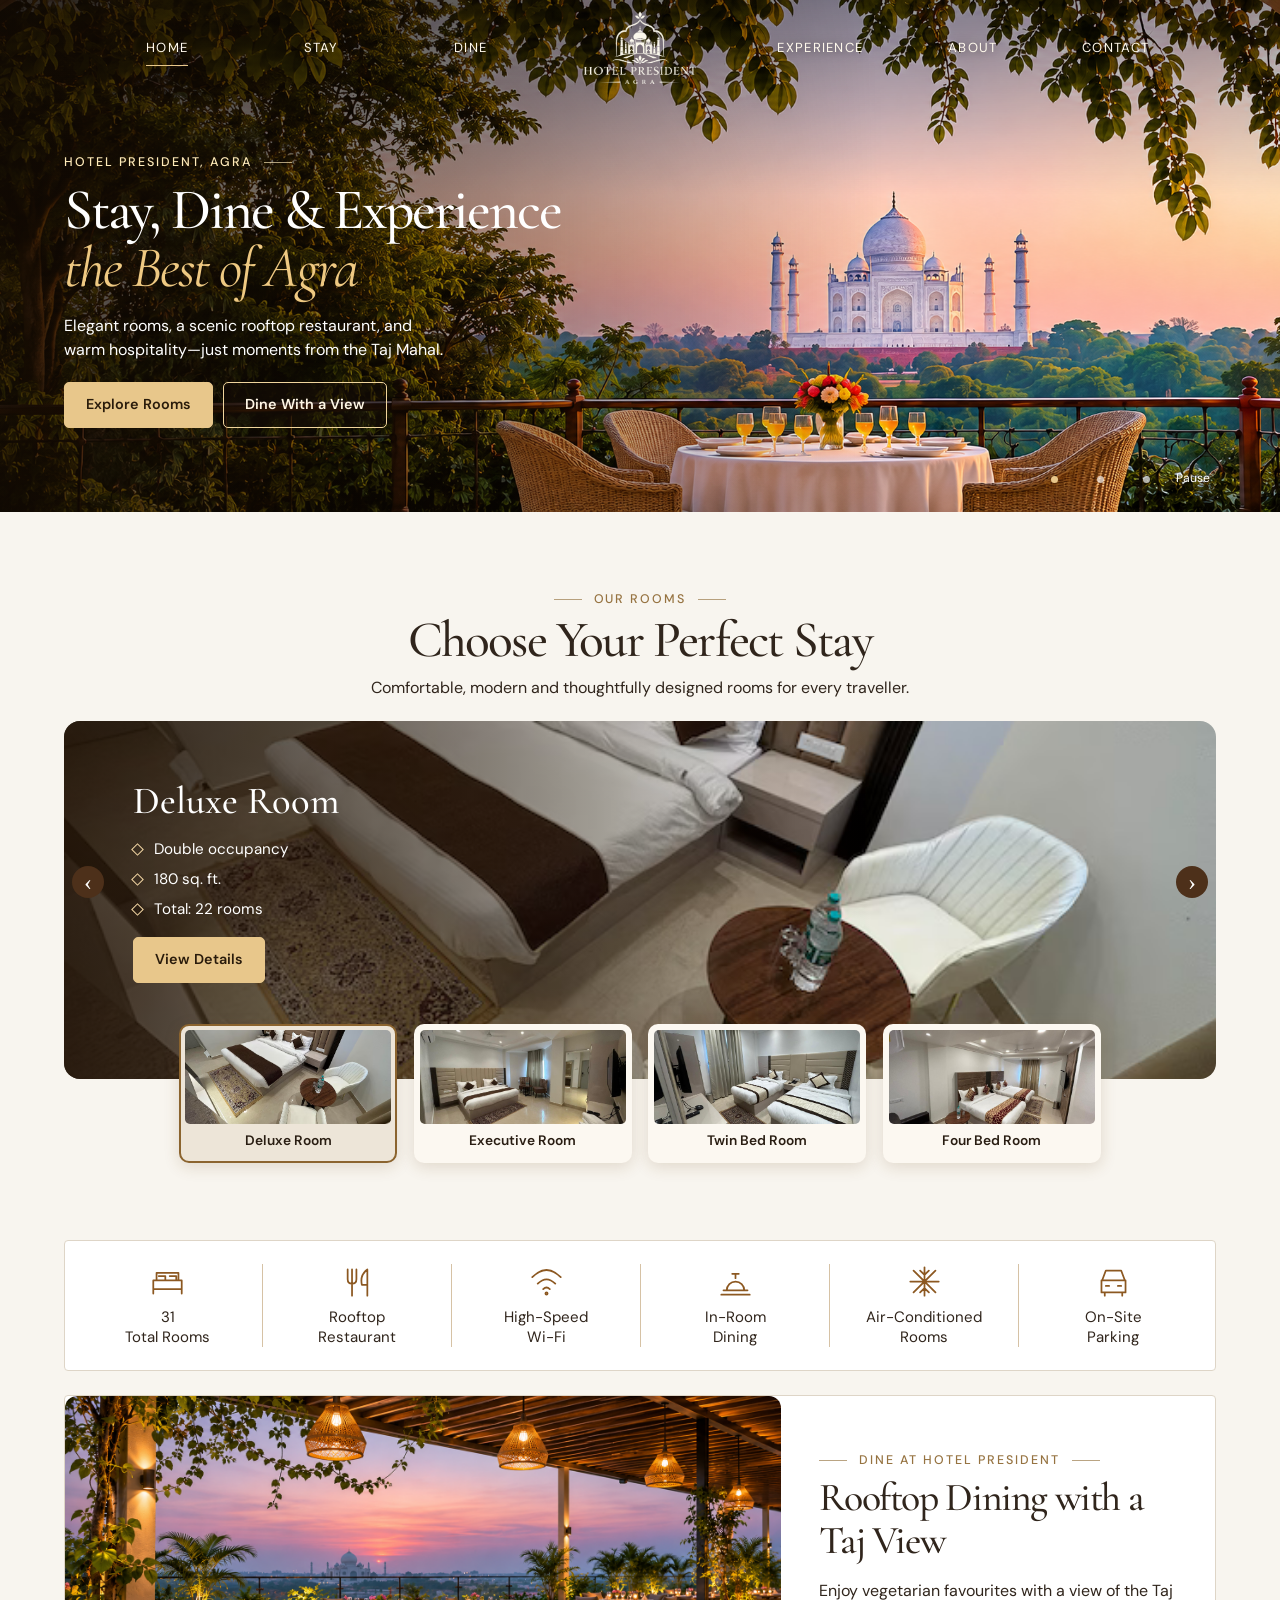
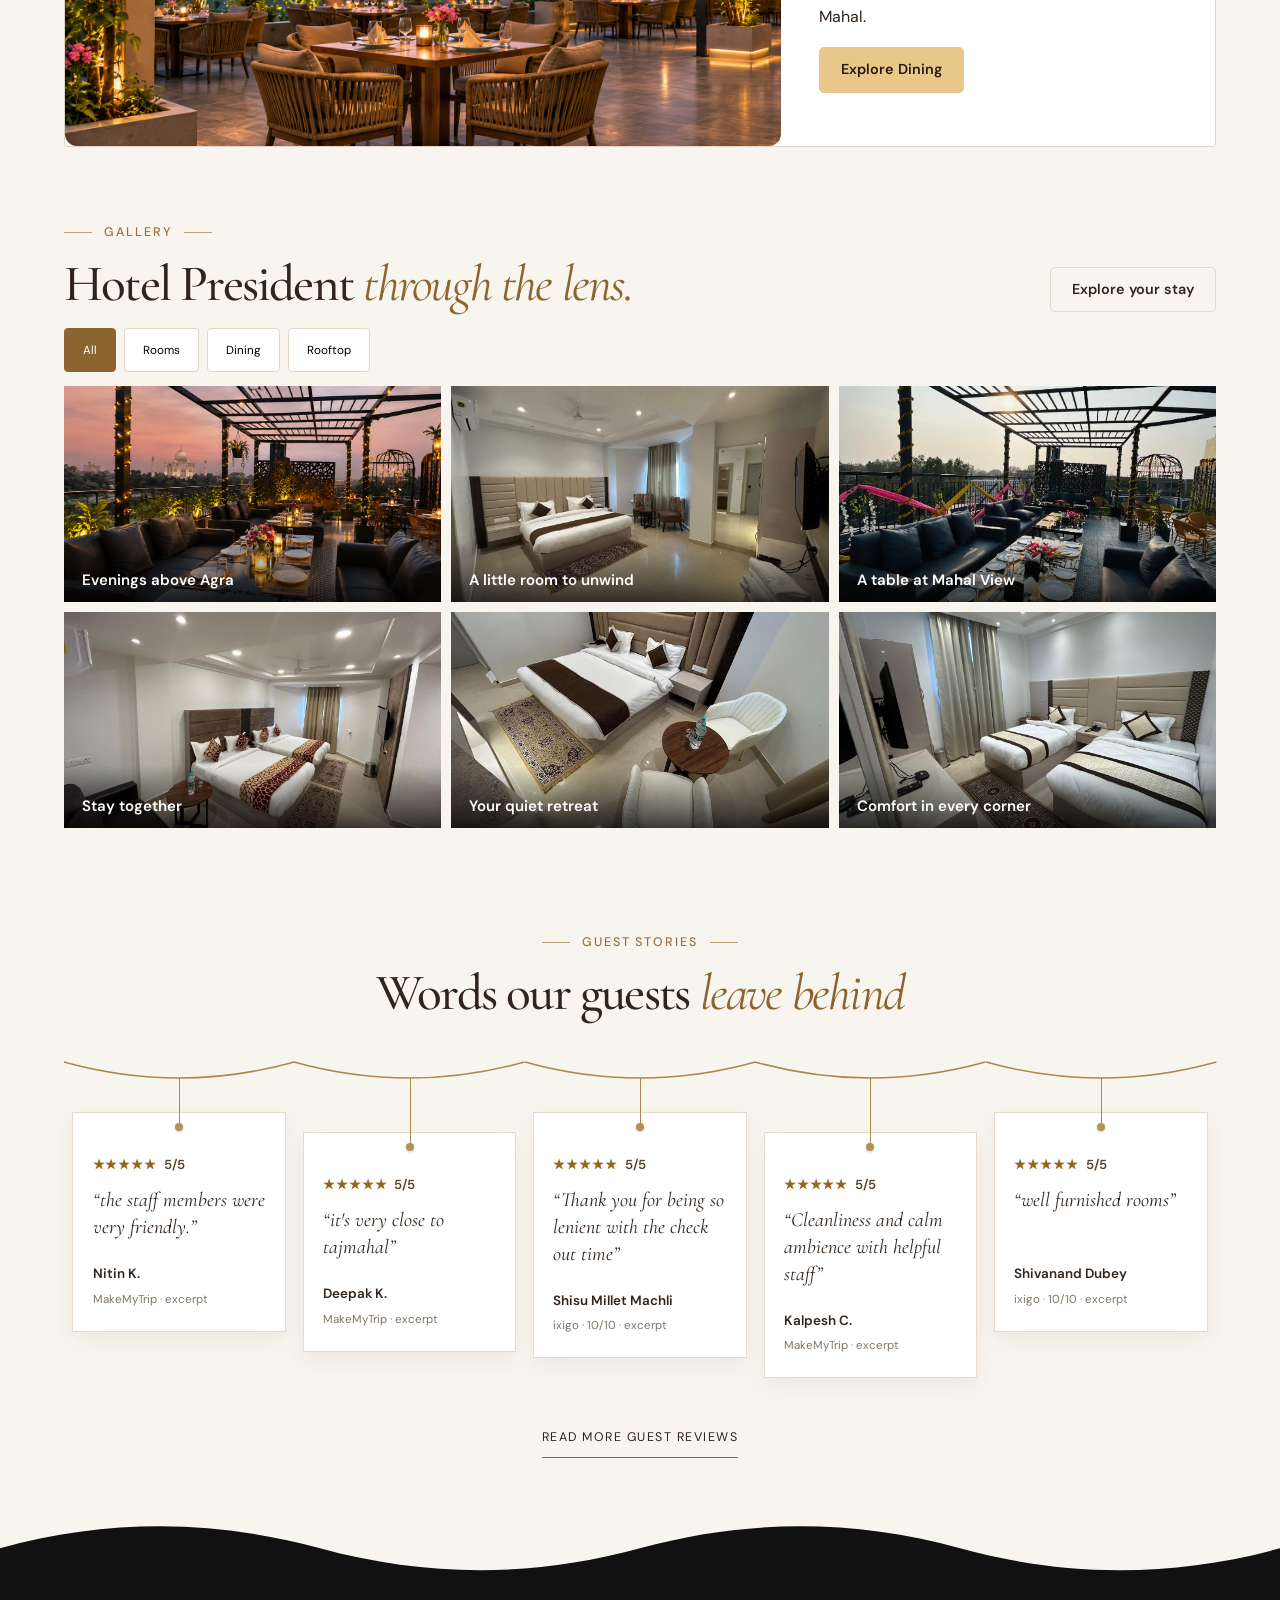
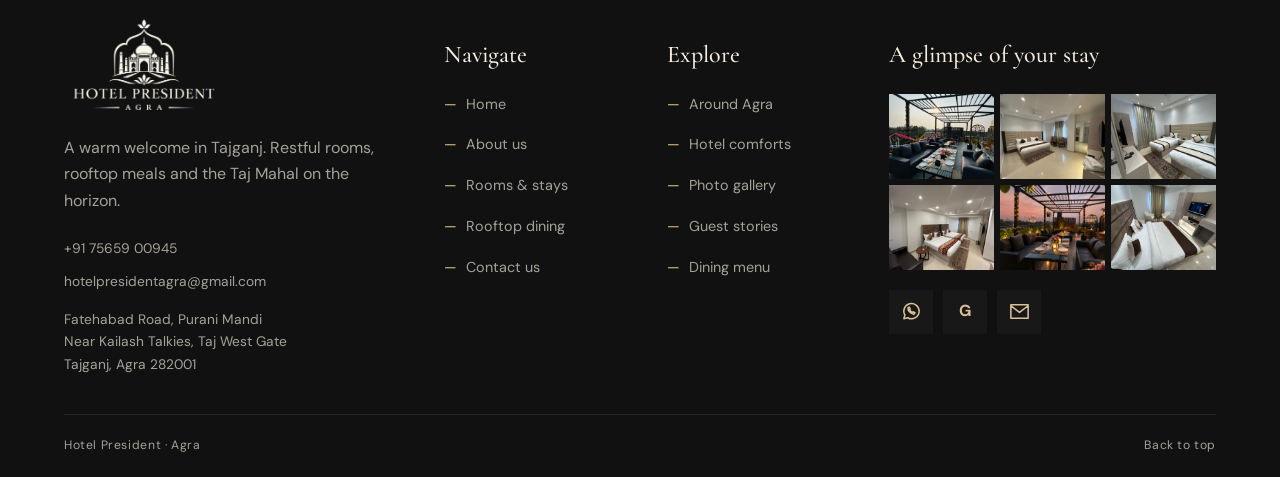
<file: index.html>
<!doctype html>
<html lang="en">
<head>
  <meta charset="utf-8">
  <meta name="viewport" content="width=device-width, initial-scale=1">
  <meta name="description" content="Stay close to the Taj Mahal at Hotel President Agra. Discover our rooms, vegetarian rooftop dining and a warm welcome in Tajganj.">
  <title>Home | Hotel President Agra</title>
  <link rel="stylesheet" href="css/header-footer.css?v=layout2">
  <link rel="stylesheet" href="css/home.css">
  <link rel="stylesheet" href="css/common-footer.css">
  <script defer src="js/header-footer.js"></script>
  <script defer src="js/home.js"></script>
</head>
<body id="top" class="hp-home"><header class="hp-header">
  <a class="hp-skip" href="#main">Skip to content</a>
  <button type="button" class="hp-toggle" aria-controls="hp-nav" aria-expanded="false">Menu</button>
  <nav id="hp-nav" class="hp-nav" aria-label="Main navigation">
    <div><a href="index.html">Home</a>
      <a href="stay.html">Stay</a>
      <a href="dine.html">Dine</a></div><span aria-hidden="true"></span><div><a href="experience.html">Experience</a>
      <a href="about.html">About</a>
      <a href="contact.html">Contact</a></div>
  </nav>
  <a class="hp-brand" href="index.html" aria-label="Hotel President home">
    <img class="crest" src="img/logo.png" alt=""><img class="wordmark" src="img/texticon.png" alt="">
  </a>
</header>
<main id="main">
  <section class="hero" aria-label="Discover Hotel President" aria-roledescription="carousel">
    <div class="hero-slide is-active" data-slide><picture>
      <source media="(max-width: 767px)" srcset="img/home1PhoneView.png">
      <img src="img/home1.png" alt="The Taj Mahal beyond a terrace dining table" fetchpriority="high">
    </picture></div>
    <div class="hero-slide" data-slide aria-hidden="true"><img src="img/home-room.jpg" alt=""></div>
    <div class="hero-slide" data-slide aria-hidden="true"><img src="img/home-dining.jpg" alt=""></div>
    <div class="hero-copy"><p class="eyebrow">Hotel President, Agra</p>
      <h1><span>Stay, Dine &amp; Experience</span> <em>the Best of Agra</em></h1>
      <p>Elegant rooms, a scenic rooftop restaurant, and warm hospitality&mdash;just moments from the Taj Mahal.</p>
      <div class="home-actions"><a class="button" href="#rooms">Explore Rooms</a><a class="button button-outline" href="dine.html">Dine With a View</a></div>
    </div>
    <div class="hero-controls" aria-label="Slideshow controls">
      <button data-slide-to="0" aria-label="Show terrace photo" aria-current="true"></button>
      <button data-slide-to="1" aria-label="Show room photo"></button>
      <button data-slide-to="2" aria-label="Show dining photo"></button>
      <button class="slide-pause" aria-label="Pause slideshow">Pause</button>
    </div>
  </section>
  <section class="room-picker" id="rooms" aria-labelledby="choose-title">
    <header><p class="eyebrow">Our Rooms</p><h2 id="choose-title">Choose Your Perfect Stay</h2>
      <p>Comfortable, modern and thoughtfully designed rooms for every traveller.</p></header>
    <div class="room-stage">
      <article class="room-scene" id="scene-deluxe" role="tabpanel" aria-labelledby="pick-deluxe">
        <img loading="lazy" src="img/DLX R 1.png" alt="Deluxe Room interior"><div class="scene-copy"><h3>Deluxe Room</h3>
        <ul><li>Double occupancy</li><li>180 sq. ft.</li><li>Total: 22 rooms</li></ul>
        <a class="button" href="stay.html#deluxe-room">View Details</a></div>
      </article>
      <article class="room-scene" id="scene-executive" role="tabpanel" aria-labelledby="pick-executive" hidden>
        <img loading="lazy" src="img/112.jpeg" alt="Executive Room interior"><div class="scene-copy"><h3>Executive Room</h3>
        <ul><li>Double sharing, extra mattress available</li><li>300 sq. ft.</li><li>Total: 2 rooms</li></ul>
        <a class="button" href="stay.html#executive-room">View Details</a></div>
      </article>
      <article class="room-scene" id="scene-twin" role="tabpanel" aria-labelledby="pick-twin" hidden>
        <img loading="lazy" src="img/G2.jpeg" alt="Twin Bed Room interior"><div class="scene-copy"><h3>Twin Bed Room</h3>
        <ul><li>Two single beds</li><li>132 sq. ft.</li><li>Total: 2 rooms</li></ul>
        <a class="button" href="stay.html#twin-room">View Details</a></div>
      </article>
      <article class="room-scene" id="scene-four-bed" role="tabpanel" aria-labelledby="pick-four-bed" hidden>
        <img loading="lazy" src="img/FOUR BED.jpeg" alt="Four Bed Room interior"><div class="scene-copy"><h3>Four Bed Room</h3>
        <ul><li>Quad occupancy, two double beds</li><li>400 sq. ft.</li><li>Total: 5 rooms</li></ul>
        <a class="button" href="stay.html#four-bed-room">View Details</a></div>
      </article>
      <button class="pick-prev" aria-label="Previous room">&#8249;</button><button class="pick-next" aria-label="Next room">&#8250;</button>
    </div>
    <div class="room-picks" role="tablist" aria-label="Choose a room"><button role="tab" id="pick-deluxe" aria-controls="scene-deluxe" aria-selected="true" tabindex="0"><img loading="lazy" src="img/DLX R 1.png" alt=""><span>Deluxe Room</span></button>
<button role="tab" id="pick-executive" aria-controls="scene-executive" aria-selected="false" tabindex="-1"><img loading="lazy" src="img/112.jpeg" alt=""><span>Executive Room</span></button>
<button role="tab" id="pick-twin" aria-controls="scene-twin" aria-selected="false" tabindex="-1"><img loading="lazy" src="img/G2.jpeg" alt=""><span>Twin Bed Room</span></button>
<button role="tab" id="pick-four-bed" aria-controls="scene-four-bed" aria-selected="false" tabindex="-1"><img loading="lazy" src="img/FOUR BED.jpeg" alt=""><span>Four Bed Room</span></button></div>
  </section>
  <section id="services" class="home-services" aria-label="Hotel amenities"><div><span class="amenity-icon" aria-hidden="true"><svg viewBox="0 0 32 32"><path d="M3 27V15h26v12M3 23h26M6 15V8h20v7M8 11h6v4m4-4h6v4"/></svg></span><span>31<br>Total Rooms</span></div>
<div><span class="amenity-icon" aria-hidden="true"><svg viewBox="0 0 32 32"><path d="M7 5v9q0 4 4 4V5m4 0v9q0 4-4 4v11M25 29V5q-7 5-5 14h5"/></svg></span><span>Rooftop<br>Restaurant</span></div>
<div><span class="amenity-icon" aria-hidden="true"><svg viewBox="0 0 32 32"><path d="M3 12q13-13 26 0M8 18q8-8 16 0M13 23q3-3 6 0"/><circle cx="16" cy="27" r="1"/></svg></span><span>High-Speed<br>Wi-Fi</span></div>
<div><span class="amenity-icon" aria-hidden="true"><svg viewBox="0 0 32 32"><path d="M5 24h22M8 24a8 8 0 0 1 16 0M16 13V9m-3 0h6M3 28h26"/></svg></span><span>In-Room<br>Dining</span></div>
<div><span class="amenity-icon" aria-hidden="true"><svg viewBox="0 0 32 32"><path d="M16 3v26M3 16h26M6 6l20 20M6 26 26 6M12 6l4 4 4-4M12 26l4-4 4 4"/></svg></span><span>Air-Conditioned<br>Rooms</span></div>
<div><span class="amenity-icon" aria-hidden="true"><svg viewBox="0 0 32 32"><path d="m6 14 3-8h14l3 8M5 15h22v11H5zM8 26v3m16-3v3M9 20h3m8 0h3"/></svg></span><span>On-Site<br>Parking</span></div></section>
  <section class="home-dining" id="dining"><img src="img/diningimg.png" loading="lazy" alt="Mahal View rooftop restaurant at sunset">
    <div><p class="eyebrow">Dine at Hotel President</p><h2>Rooftop Dining with a Taj View</h2>
    <p>Enjoy vegetarian favourites with a view of the Taj Mahal.</p><a class="button" href="dine.html">Explore Dining</a></div>
  </section>
  <section class="section gallery" id="gallery">
    <div class="section-heading"><div><p class="eyebrow">Gallery</p><h2>Hotel President <em>through the lens.</em></h2></div><a class="button button-outline" href="stay.html">Explore your stay</a></div>
    <div class="gallery-filters" role="group" aria-label="Filter hotel photos"><button type="button" data-filter="all" aria-pressed="true">All</button><button type="button" data-filter="rooms" aria-pressed="false">Rooms</button><button type="button" data-filter="dining" aria-pressed="false">Dining</button><button type="button" data-filter="rooftop" aria-pressed="false">Rooftop</button></div>
    <div class="gallery-grid">
      <figure data-category="rooftop"><img loading="lazy" src="img/Taj Mahal Rooftop Dining at Dusk.png" alt="Rooftop at dusk overlooking the Taj Mahal"><figcaption>Evenings above Agra</figcaption></figure>
      <figure data-category="rooms"><img loading="lazy" src="img/112.jpeg" alt="Comfortable double room"><figcaption>A little room to unwind</figcaption></figure>
      <figure data-category="dining rooftop"><img loading="lazy" src="img/RESTRA.jpg" alt="Seating at the rooftop restaurant"><figcaption>A table at Mahal View</figcaption></figure>
      <figure data-category="rooms"><img loading="lazy" src="img/FOUR BED.jpeg" alt="Spacious family room"><figcaption>Stay together</figcaption></figure>
      <figure data-category="rooms"><img loading="lazy" src="img/DLX R 1.png" alt="Deluxe guest room interior"><figcaption>Your quiet retreat</figcaption></figure>
      <figure data-category="rooms"><img loading="lazy" src="img/twin.jpeg" alt="Twin room with two single beds"><figcaption>Comfort in every corner</figcaption></figure>
    </div><p class="sr-only" data-gallery-status aria-live="polite">Showing all 6 photos</p>
  </section>

  <section class="guestbook" id="guest-stories">
    <p class="eyebrow">Guest Stories</p><h2>Words our guests <em>leave behind</em></h2>
    <div class="notes">
      <div class="hanging-note">
        <svg class="note-rope" aria-hidden="true" viewBox="0 0 100 24" preserveAspectRatio="none"><path d="M0 4 Q50 36 100 4"/></svg>
      <figure>
        <div class="review-score"><span aria-hidden="true">&#9733;&#9733;&#9733;&#9733;&#9733;</span> 5/5</div>
        <blockquote>&ldquo;the staff members were very friendly.&rdquo;</blockquote>
        <figcaption>Nitin K.<small><a href="https://www.makemytrip.com/hotels/review-of-hotel_president-details-agra.html">MakeMyTrip &middot; excerpt</a></small></figcaption>
      </figure>
      </div>
      <div class="hanging-note">
        <svg class="note-rope" aria-hidden="true" viewBox="0 0 100 24" preserveAspectRatio="none"><path d="M0 4 Q50 36 100 4"/></svg>
      <figure>
        <div class="review-score"><span aria-hidden="true">&#9733;&#9733;&#9733;&#9733;&#9733;</span> 5/5</div>
        <blockquote>&ldquo;it's very close to tajmahal&rdquo;</blockquote>
        <figcaption>Deepak K.<small><a href="https://www.makemytrip.com/hotels/review-of-hotel_president-details-agra.html">MakeMyTrip &middot; excerpt</a></small></figcaption>
      </figure>
      </div>
      <div class="hanging-note">
        <svg class="note-rope" aria-hidden="true" viewBox="0 0 100 24" preserveAspectRatio="none"><path d="M0 4 Q50 36 100 4"/></svg>
      <figure>
        <div class="review-score"><span aria-hidden="true">&#9733;&#9733;&#9733;&#9733;&#9733;</span> 5/5</div>
        <blockquote>&ldquo;Thank you for being so lenient with the check out time&rdquo;</blockquote>
        <figcaption>Shisu Millet Machli<small><a href="https://www.ixigo.com/hotels/hotel-president-in-agra-1115141-d">ixigo &middot; 10/10 &middot; excerpt</a></small></figcaption>
      </figure>
      </div>
      <div class="hanging-note">
        <svg class="note-rope" aria-hidden="true" viewBox="0 0 100 24" preserveAspectRatio="none"><path d="M0 4 Q50 36 100 4"/></svg>
      <figure>
        <div class="review-score"><span aria-hidden="true">&#9733;&#9733;&#9733;&#9733;&#9733;</span> 5/5</div>
        <blockquote>&ldquo;Cleanliness and calm ambience with helpful staff&rdquo;</blockquote>
        <figcaption>Kalpesh C.<small><a href="https://www.makemytrip.com/hotels/review-of-hotel_president-details-agra.html">MakeMyTrip &middot; excerpt</a></small></figcaption>
      </figure>
      </div>
      <div class="hanging-note">
        <svg class="note-rope" aria-hidden="true" viewBox="0 0 100 24" preserveAspectRatio="none"><path d="M0 4 Q50 36 100 4"/></svg>
      <figure>
        <div class="review-score"><span aria-hidden="true">&#9733;&#9733;&#9733;&#9733;&#9733;</span> 5/5</div>
        <blockquote>&ldquo;well furnished rooms&rdquo;</blockquote>
        <figcaption>Shivanand Dubey<small><a href="https://www.ixigo.com/hotels/hotel-president-in-agra-1115141-d">ixigo &middot; 10/10 &middot; excerpt</a></small></figcaption>
      </figure>
      </div>
    </div>
    <a class="ink-link" href="https://www.google.com/travel/hotels/entity/ChoIq8n-6ZS09ZvRARoNL2cvMTFoemMwd2RzdhAB">Read more guest reviews</a>
  </section>
</main>
<footer class="hp-footer home-footer">
  <svg aria-hidden="true" class="footer-wave" viewBox="0 0 1440 100" preserveAspectRatio="none"><path d="M0 45C120 0 240 0 360 45S600 90 720 45S960 0 1080 45S1320 90 1440 45V100H0Z"/></svg>
  <div class="footer-grid">
    <div class="footer-about"><a class="footer-logo" href="#top"><img loading="lazy" src="img/logo.png" alt="Hotel President Agra"></a><p>A warm welcome in Tajganj. Restful rooms, rooftop meals and the Taj Mahal on the horizon.</p><a href="tel:+917565900945">+91 75659 00945</a><a href="mailto:hotelpresidentagra@gmail.com">hotelpresidentagra@gmail.com</a><address>Fatehabad Road, Purani Mandi<br>Near Kailash Talkies, Taj West Gate<br>Tajganj, Agra 282001</address></div>
    <nav aria-label="Footer navigation"><h3>Navigate</h3><a href="index.html">Home</a><a href="about.html">About us</a><a href="stay.html">Rooms &amp; stays</a><a href="dine.html">Rooftop dining</a><a href="contact.html">Contact us</a></nav>
    <nav aria-label="Explore the hotel"><h3>Explore</h3><a href="experience.html">Around Agra</a><a href="#services">Hotel comforts</a><a href="#gallery">Photo gallery</a><a href="#guest-stories">Guest stories</a><a href="menu/86a4579330674646b5d7f6d1be65fa03.pdf">Dining menu</a></nav>
    <div class="footer-glimpses"><h3>A glimpse of your stay</h3><a class="footer-thumbnails" href="#gallery" aria-label="Explore the hotel gallery"><img loading="lazy" src="img/RESTRA.jpg" alt="Rooftop dining"><img loading="lazy" src="img/112.jpeg" alt="Double room"><img loading="lazy" src="img/twin.jpeg" alt="Twin room"><img loading="lazy" src="img/FOUR BED.jpeg" alt="Family room"><img loading="lazy" src="img/Taj Mahal Rooftop Dining at Dusk.png" alt="Taj Mahal view"><img loading="lazy" src="img/DLX R.png" alt="Deluxe room"></a><div class="hp-social"><a href="https://wa.me/917565900945" aria-label="Contact on WhatsApp"><svg viewBox="0 0 24 24" aria-hidden="true"><path d="M20 11.5a8 8 0 0 1-12 7l-4 1 1.1-3.8A8 8 0 1 1 20 11.5Z M8.5 8q-1 4 6 7l1.2-1.6-2-1.1-.8.8q-2-1-3-3l.8-.7-1-2Z"/></svg></a><a href="https://www.google.com/travel/hotels/entity/ChoIq8n-6ZS09ZvRARoNL2cvMTFoemMwd2RzdhAB" aria-label="Hotel President on Google"><b aria-hidden="true">G</b></a><a href="mailto:hotelpresidentagra@gmail.com" aria-label="Email Hotel President"><svg viewBox="0 0 24 24" aria-hidden="true"><path d="M3 5h18v14H3z M3 6l9 7 9-7"/></svg></a></div>
  </div>
  </div><div class="footer-bottom"><span>Hotel President · Agra</span><a href="#top">Back to top</a></div>
</footer>
</body>
</html>
</file>
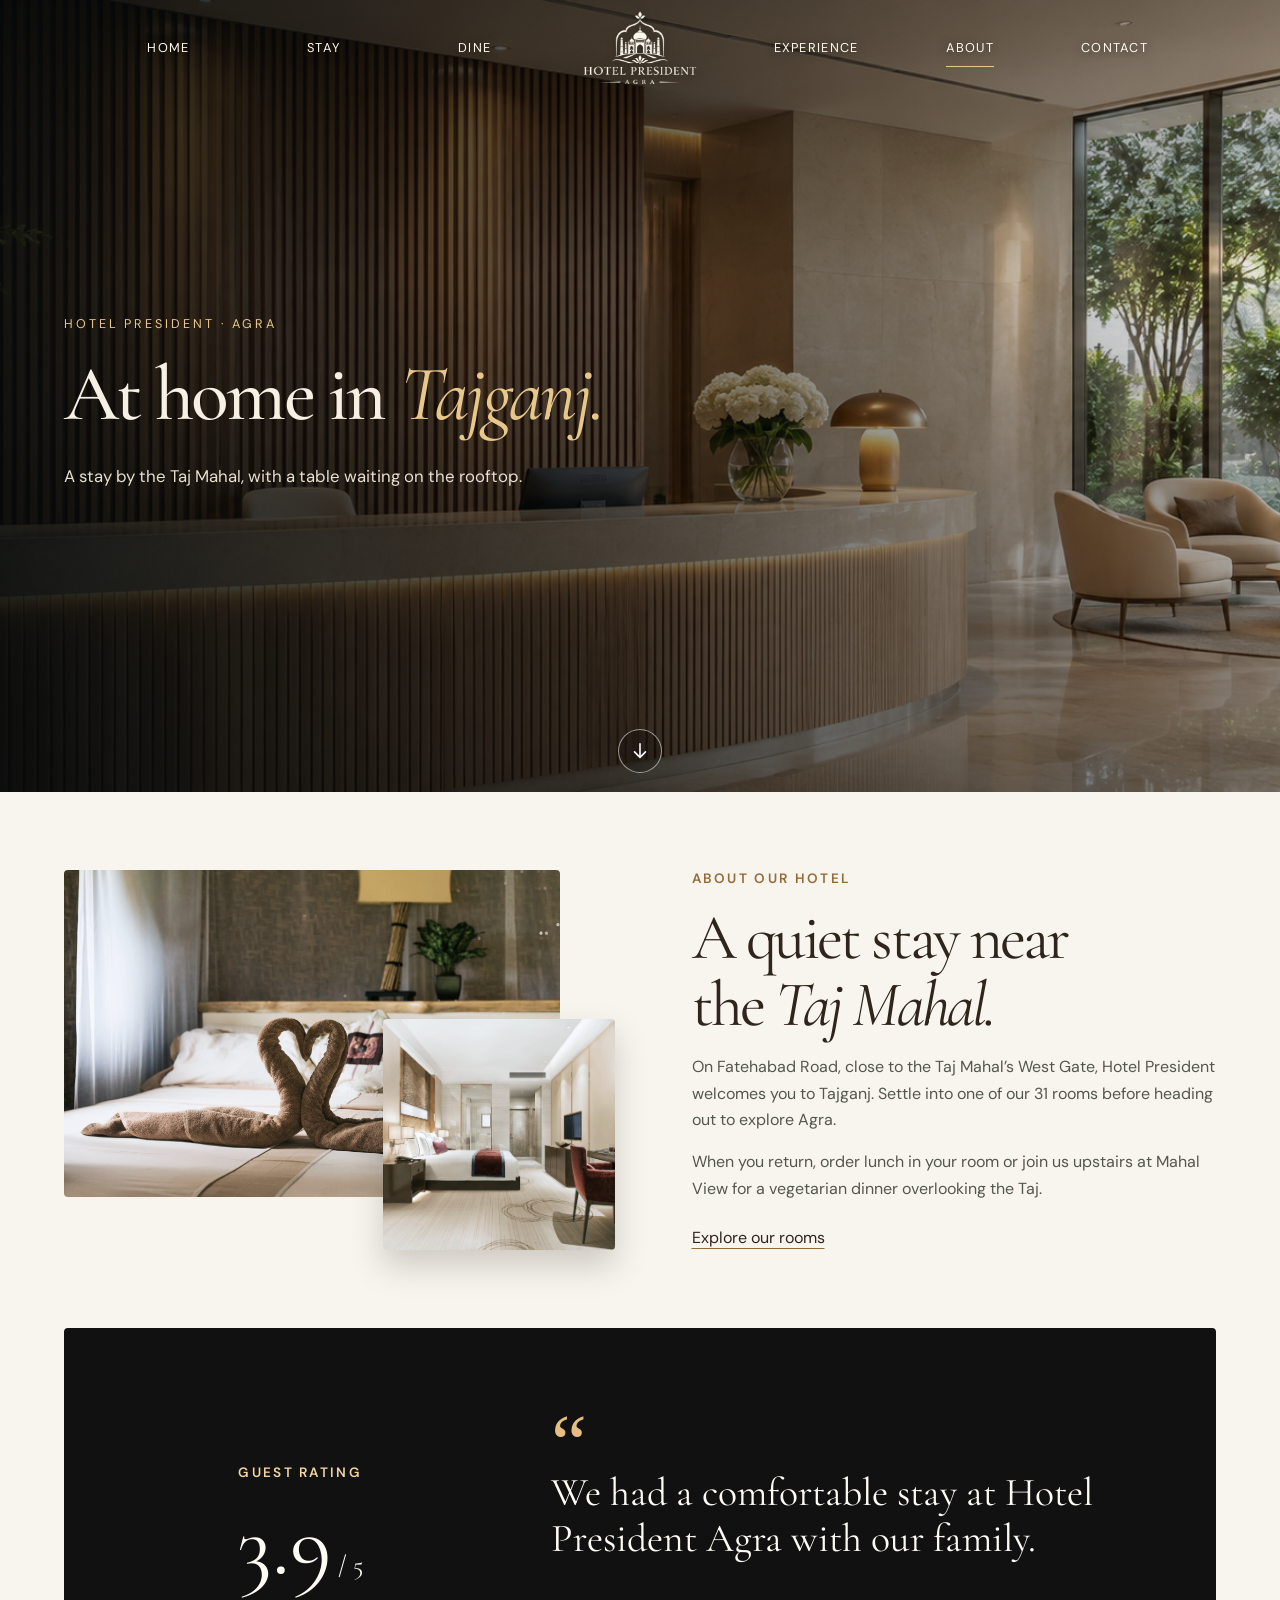
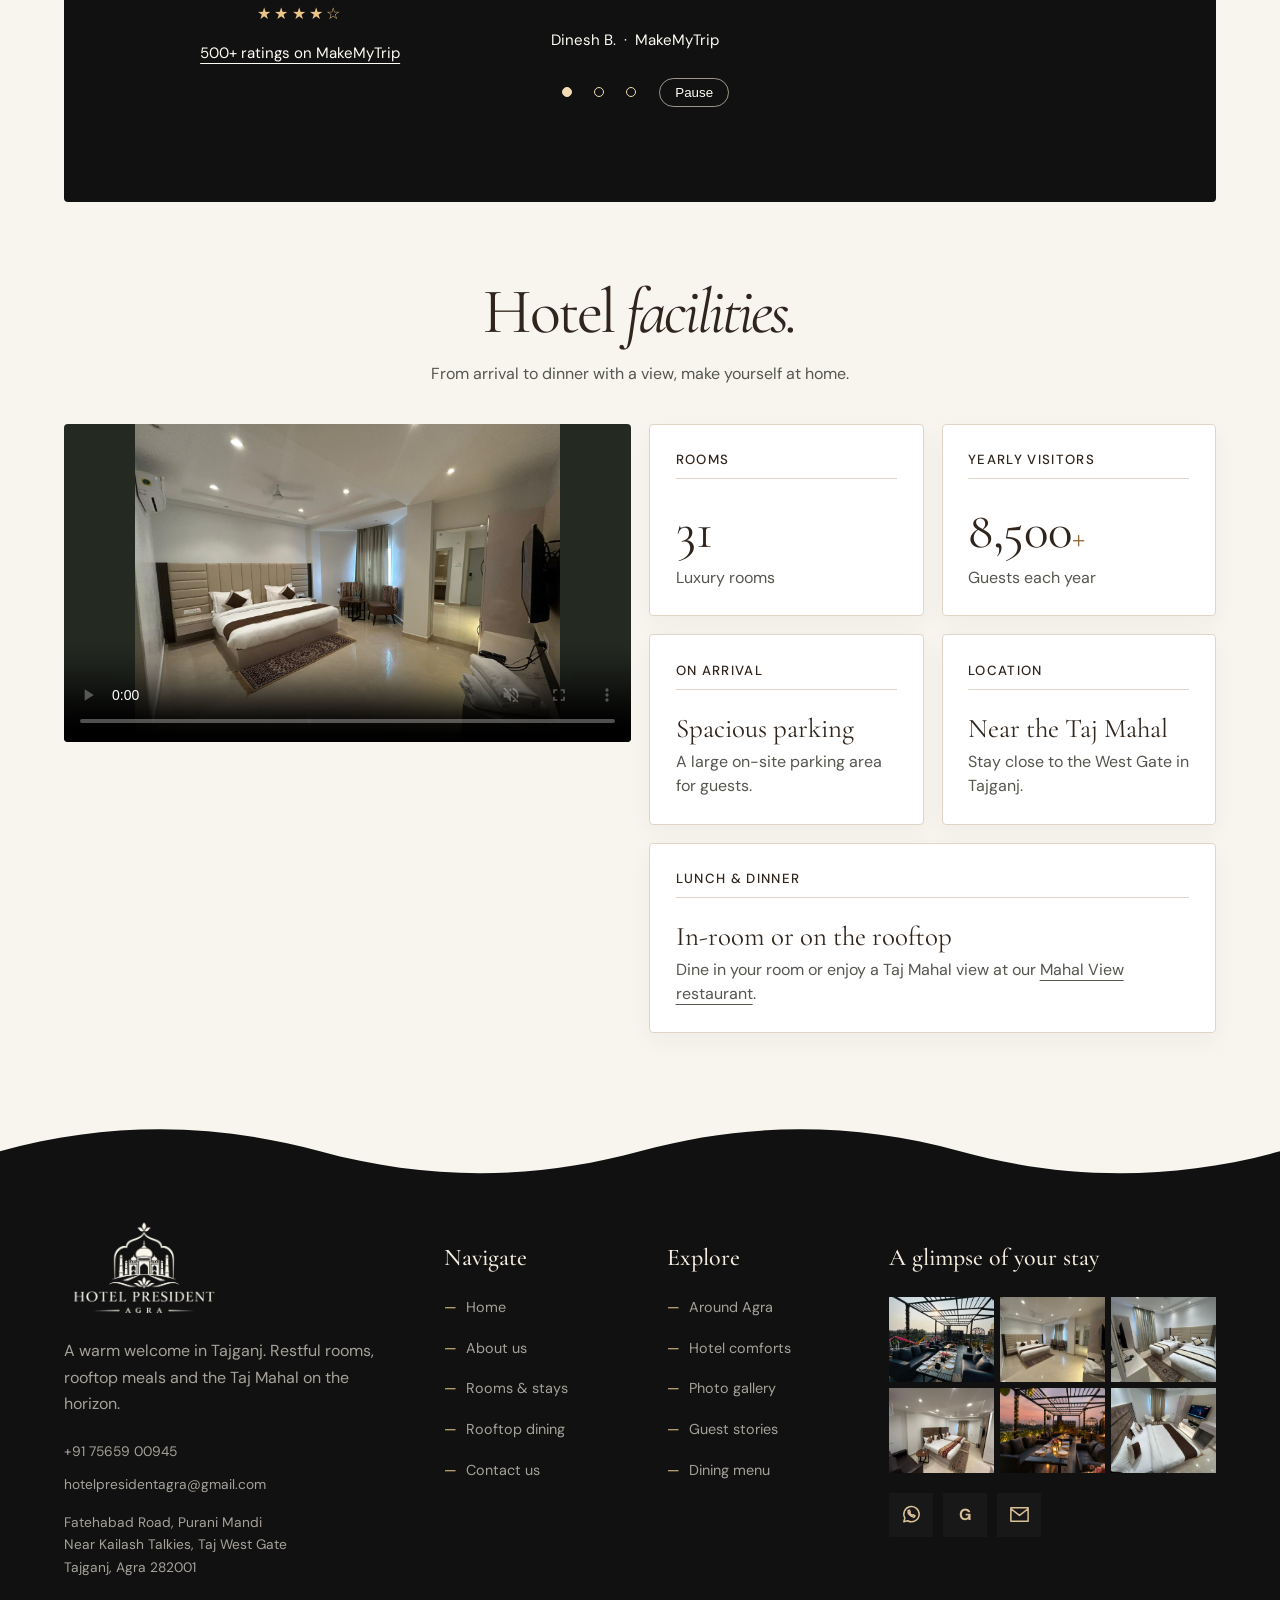
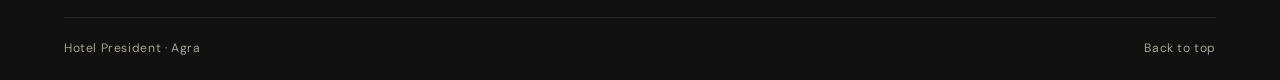
<file: about.html>
<!doctype html>
<html lang="en"><head><meta charset="utf-8"><meta name="viewport" content="width=device-width, initial-scale=1"><title>About | Hotel President Agra</title>
<link rel="stylesheet" href="css/header-footer.css?v=layout2"><link rel="stylesheet" href="css/about.css">
<script defer src="js/header-footer.js"></script><link rel="stylesheet" href="css/common-footer.css">
<script defer src="js/about.js"></script><link rel="stylesheet" href="css/page-hero.css">
</head>
<body id="top" class="photo-page hp-page"><header class="hp-header">
  <a class="hp-skip" href="#main">Skip to content</a>
  <button type="button" class="hp-toggle" aria-controls="hp-nav" aria-expanded="false">Menu</button>
  <nav id="hp-nav" class="hp-nav" aria-label="Main navigation">
    <div><a href="index.html">Home</a>
      <a href="stay.html">Stay</a>
      <a href="dine.html">Dine</a></div><span aria-hidden="true"></span><div><a href="experience.html">Experience</a>
      <a href="about.html">About</a>
      <a href="contact.html">Contact</a></div>
  </nav>
  <a class="hp-brand" href="index.html" aria-label="Hotel President home">
    <img class="crest" src="img/logo.png" alt=""><img class="wordmark" src="img/texticon.png" alt="">
  </a>
</header>
<main id="main">
  <section class="page-hero" aria-labelledby="about-title">
    <img class="page-hero-image" src="img/about3.png" alt="" fetchpriority="high">
    <div class="page-hero-shade"></div>
    <div class="page-hero-copy">
      <p class="kicker">Hotel President &middot; Agra</p>
      <h1 id="about-title">At home in <em>Tajganj.</em></h1>
      <p>A stay by the Taj Mahal, with a table waiting on the rooftop.</p>
    </div>
    <a class="hero-scroll" href="#our-hotel" aria-label="Discover our hotel"><svg viewBox="0 0 24 24" aria-hidden="true"><path d="M12 4v15m-6-6 6 6 6-6"/></svg></a>
  </section>

  <section class="story wrap" id="our-hotel" aria-labelledby="story-title">
    <div class="photo-pair" data-reveal>
      <img src="img/about1.webp" alt="A glimpse inside the hotel" loading="lazy">
      <img src="img/about2.webp" alt="Another view of the hotel interiors" loading="lazy">
    </div>
    <div data-reveal>
      <p class="label">About our hotel</p>
      <h2 id="story-title">A quiet stay near<br>the <em>Taj Mahal.</em></h2>
      <p>On Fatehabad Road, close to the Taj Mahal’s West Gate, Hotel President welcomes you to Tajganj. Settle into one of our 31 rooms before heading out to explore Agra.</p>
      <p>When you return, order lunch in your room or join us upstairs at Mahal View for a vegetarian dinner overlooking the Taj.</p>
      <a class="story-link" href="stay.html">Explore our rooms</a>
    </div>
  </section>

  <section class="reviews" aria-label="Guest ratings and reviews">
    <div class="review-layout wrap">
      <div class="rating">
        <h2 class="label">Guest rating</h2>
        <strong>3.9<small> / 5</small></strong>
        <span class="stars" aria-hidden="true">★★★★☆</span>
        <a href="https://www.makemytrip.com/hotels/hotel_president-details-agra.html">500+ ratings on MakeMyTrip</a>
      </div>
      <div class="review-content">
        <span class="quote-symbol" aria-hidden="true">“</span>
        <div class="slides">
          <figure><blockquote>We had a comfortable stay at Hotel President Agra with our family.</blockquote><figcaption>Dinesh B. &nbsp;·&nbsp; MakeMyTrip</figcaption></figure>
          <figure hidden><blockquote>Service is good and the location was excellent staff very helpful</blockquote><figcaption>Nicky_Thailand &nbsp;·&nbsp; Trip.com</figcaption></figure>
          <figure hidden><blockquote>Clean rooms are the USP of this Hotel. Must stay here. Location is good. Staff is good.</blockquote><figcaption>Nikhil Vyas &nbsp;·&nbsp; Tripadvisor</figcaption></figure>
        </div>
        <div class="review-controls" hidden><button class="rotation" type="button">Pause</button></div>
      </div>
    </div>
  </section>

  <section class="facilities wrap" aria-labelledby="facilities-title">
    <header data-reveal><h2 id="facilities-title">Hotel <em>facilities.</em></h2><p>From arrival to dinner with a view, make yourself at home.</p></header>
    <div class="facility-layout">
      <div class="room-film" data-reveal><video width="854" height="480" controls muted playsinline loop disablepictureinpicture preload="metadata" poster="img/112.jpeg" aria-label="Video tour of Hotel President rooms"><source src="video/President-Only Rooms (480).mp4" type="video/mp4"><a href="video/President-Only Rooms (480).mp4">Watch the room tour</a></video></div>
      <div class="facility-cards">
        <article data-reveal><h3>Rooms</h3><strong>31</strong><p>Luxury rooms</p></article>
        <article data-reveal><h3>Yearly visitors</h3><strong>8,500<span>+</span></strong><p>Guests each year</p></article>
        <article data-reveal><h3>On arrival</h3><h4>Spacious parking</h4><p>A large on-site parking area for guests.</p></article>
        <article data-reveal><h3>Location</h3><h4>Near the Taj Mahal</h4><p>Stay close to the West Gate in Tajganj.</p></article>
        <article class="dining-card" data-reveal><h3>Lunch &amp; dinner</h3><h4>In-room or on the rooftop</h4><p>Dine in your room or enjoy a Taj Mahal view at our <a href="dine.html">Mahal View restaurant</a>.</p></article>
      </div>
    </div>
  </section>
</main>
<footer class="hp-footer home-footer">
  <svg aria-hidden="true" class="footer-wave" viewBox="0 0 1440 100" preserveAspectRatio="none"><path d="M0 45C120 0 240 0 360 45S600 90 720 45S960 0 1080 45S1320 90 1440 45V100H0Z"/></svg>
  <div class="footer-grid">
    <div class="footer-about"><a class="footer-logo" href="#top"><img src="img/logo.png" alt="Hotel President Agra"></a><p>A warm welcome in Tajganj. Restful rooms, rooftop meals and the Taj Mahal on the horizon.</p><a href="tel:+917565900945">+91 75659 00945</a><a href="mailto:hotelpresidentagra@gmail.com">hotelpresidentagra@gmail.com</a><address>Fatehabad Road, Purani Mandi<br>Near Kailash Talkies, Taj West Gate<br>Tajganj, Agra 282001</address></div>
    <nav aria-label="Footer navigation"><h3>Navigate</h3><a href="index.html">Home</a><a href="about.html">About us</a><a href="stay.html">Rooms &amp; stays</a><a href="dine.html">Rooftop dining</a><a href="contact.html">Contact us</a></nav>
    <nav aria-label="Explore the hotel"><h3>Explore</h3><a href="experience.html">Around Agra</a><a href="index.html#services">Hotel comforts</a><a href="index.html#gallery">Photo gallery</a><a href="index.html#guest-stories">Guest stories</a><a href="menu/86a4579330674646b5d7f6d1be65fa03.pdf">Dining menu</a></nav>
    <div class="footer-glimpses"><h3>A glimpse of your stay</h3><a class="footer-thumbnails" href="index.html#gallery" aria-label="Explore the hotel gallery"><img loading="lazy" src="img/RESTRA.jpg" alt="Rooftop dining"><img loading="lazy" src="img/112.jpeg" alt="Double room"><img loading="lazy" src="img/twin.jpeg" alt="Twin room"><img loading="lazy" src="img/FOUR BED.jpeg" alt="Family room"><img loading="lazy" src="img/Taj Mahal Rooftop Dining at Dusk.png" alt="Taj Mahal view"><img loading="lazy" src="img/DLX R.png" alt="Deluxe room"></a><div class="hp-social"><a href="https://wa.me/917565900945" aria-label="Contact on WhatsApp"><svg viewBox="0 0 24 24" aria-hidden="true"><path d="M20 11.5a8 8 0 0 1-12 7l-4 1 1.1-3.8A8 8 0 1 1 20 11.5Z M8.5 8q-1 4 6 7l1.2-1.6-2-1.1-.8.8q-2-1-3-3l.8-.7-1-2Z"/></svg></a><a href="https://www.google.com/travel/hotels/entity/ChoIq8n-6ZS09ZvRARoNL2cvMTFoemMwd2RzdhAB" aria-label="Hotel President on Google"><b aria-hidden="true">G</b></a><a href="mailto:hotelpresidentagra@gmail.com" aria-label="Email Hotel President"><svg viewBox="0 0 24 24" aria-hidden="true"><path d="M3 5h18v14H3z M3 6l9 7 9-7"/></svg></a></div>
  </div>
  </div><div class="footer-bottom"><span>Hotel President · Agra</span><a href="#top">Back to top</a></div>
</footer>
</body></html>
</file>
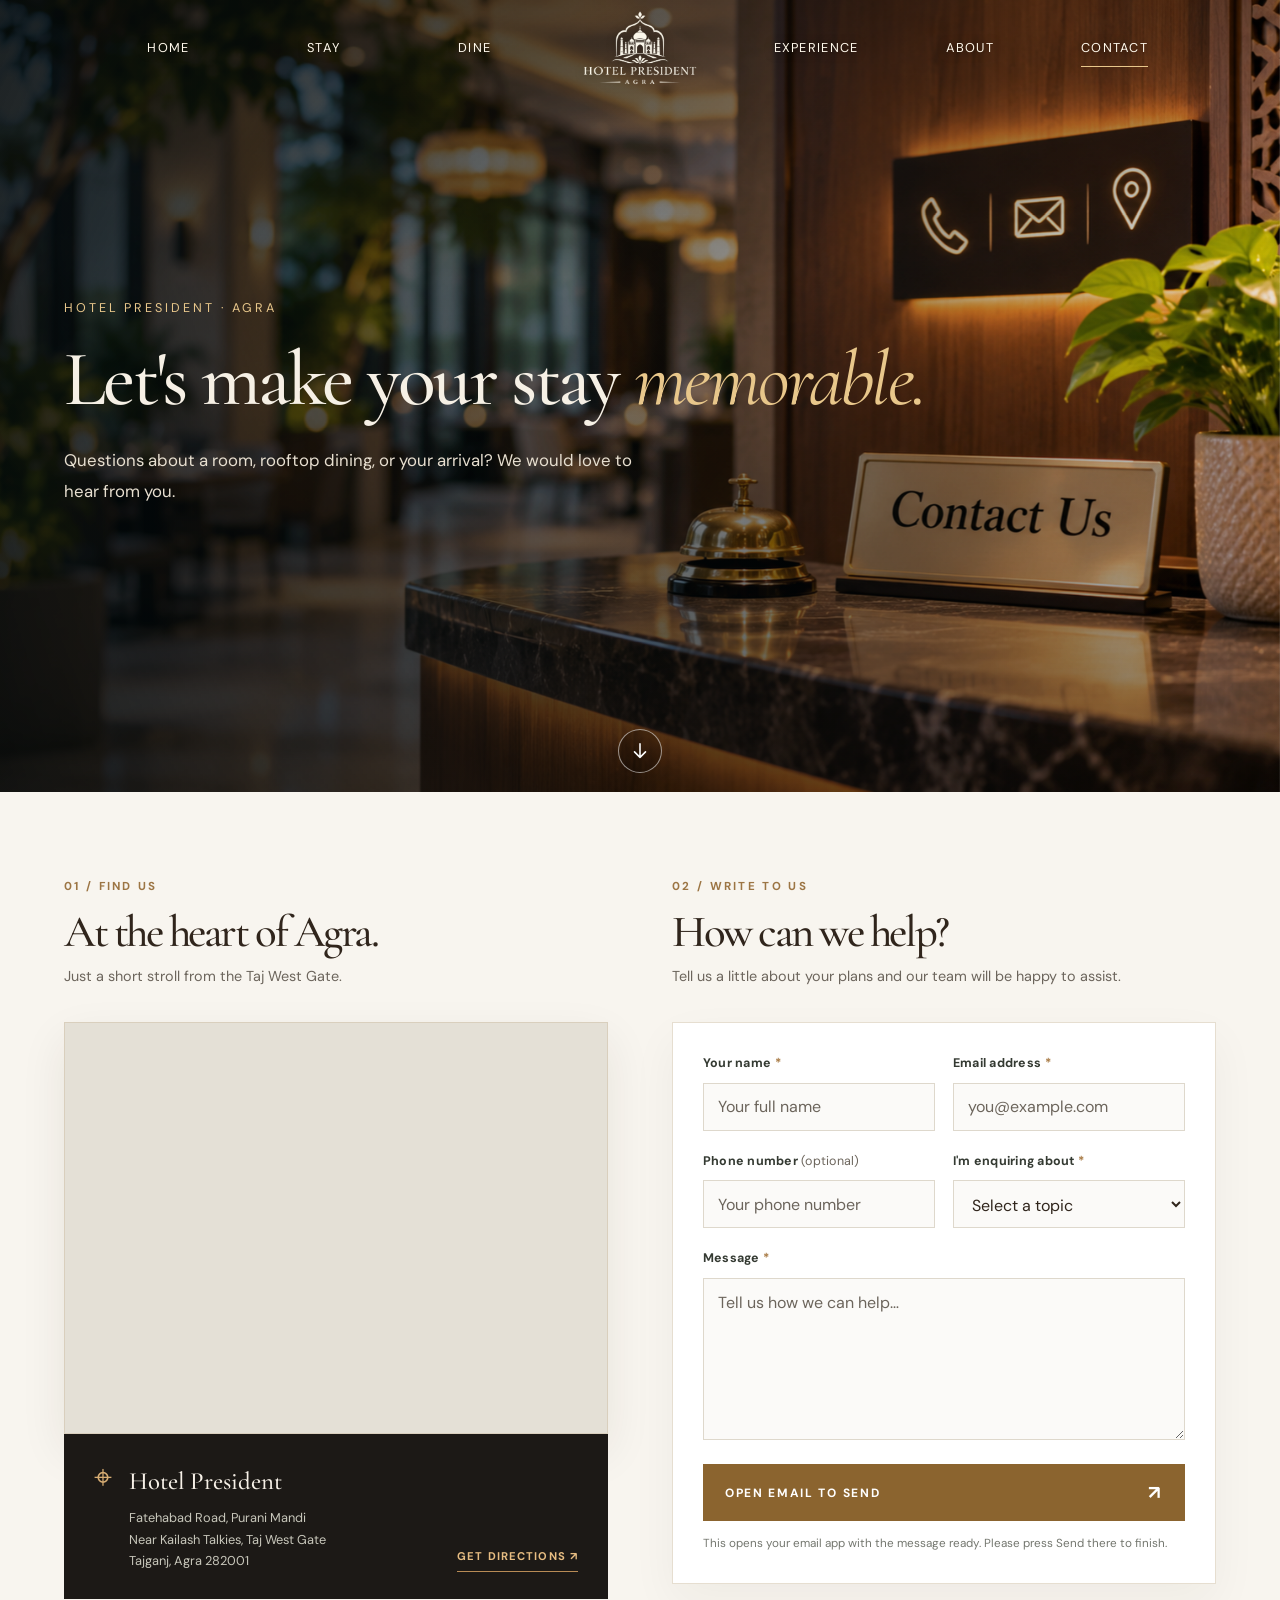
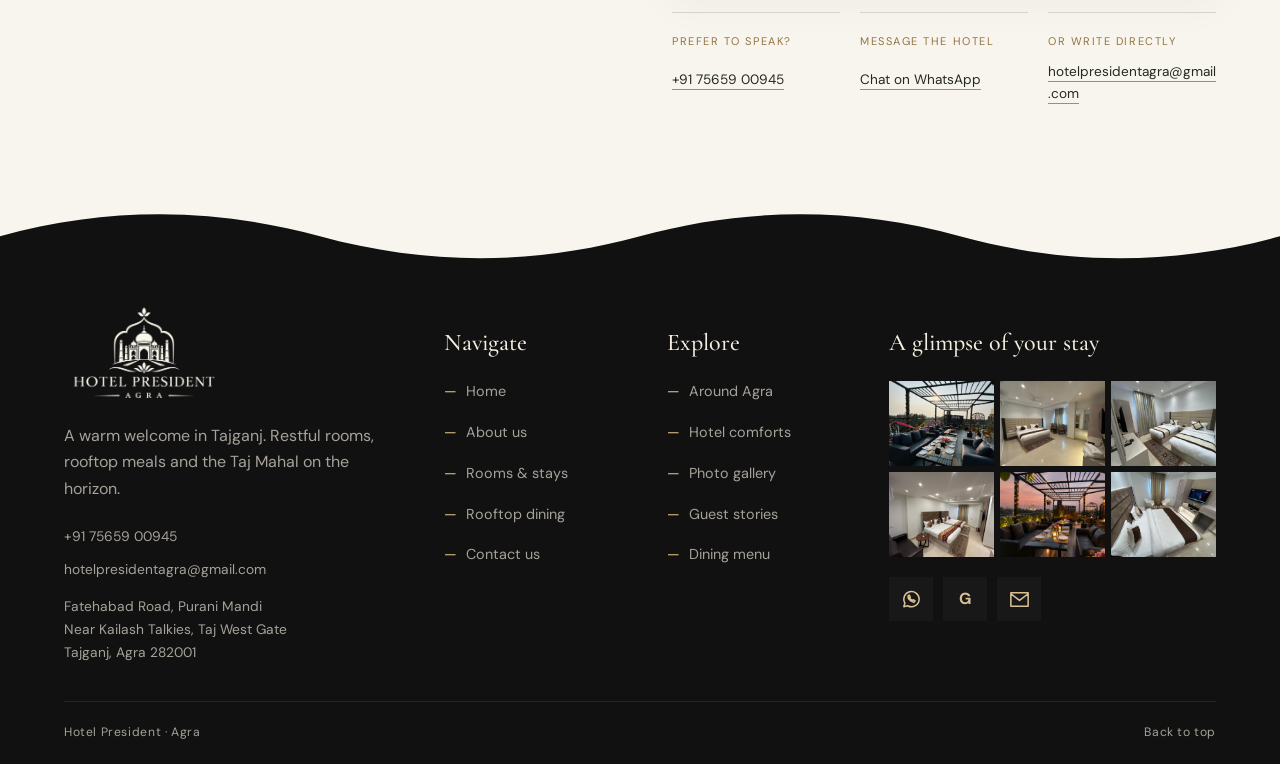
<file: contact.html>
﻿<!doctype html>
<html lang="en"><head><meta charset="utf-8"><meta name="viewport" content="width=device-width, initial-scale=1"><title>Contact | Hotel President Agra</title>
<link rel="stylesheet" href="css/header-footer.css?v=layout2"><link rel="stylesheet" href="css/pages.css">
<link rel="stylesheet" href="css/common-footer.css"><link rel="stylesheet" href="css/contact.css">
<script defer src="js/header-footer.js"></script><script defer src="js/contact.js"></script>
<link rel="stylesheet" href="css/page-hero.css">
</head>
<body id="top" class="photo-page hp-page contact-page"><header class="hp-header">
  <a class="hp-skip" href="#main">Skip to content</a>
  <button type="button" class="hp-toggle" aria-controls="hp-nav" aria-expanded="false">Menu</button>
  <nav id="hp-nav" class="hp-nav" aria-label="Main navigation">
    <div><a href="index.html">Home</a>
      <a href="stay.html">Stay</a>
      <a href="dine.html">Dine</a></div><span aria-hidden="true"></span><div><a href="experience.html">Experience</a>
      <a href="about.html">About</a>
      <a href="contact.html">Contact</a></div>
  </nav>
  <a class="hp-brand" href="index.html" aria-label="Hotel President home">
    <img class="crest" src="img/logo.png" alt=""><img class="wordmark" src="img/texticon.png" alt="">
  </a>
</header>
<main id="main" class="contact-main">
  <section class="page-hero" aria-labelledby="contact-title">
    <img class="page-hero-image" src="img/contactimg.png" alt="" fetchpriority="high">
    <div class="page-hero-shade"></div>
    <div class="page-hero-copy">
      <p class="kicker">Hotel President &middot; Agra</p>
      <h1 id="contact-title">Let's make your stay <em>memorable.</em></h1>
      <p>Questions about a room, rooftop dining, or your arrival? We would love to hear from you.</p>
    </div>
    <a class="hero-scroll" href="#contact-details" aria-label="View contact details"><svg viewBox="0 0 24 24" aria-hidden="true"><path d="M12 4v15m-6-6 6 6 6-6"/></svg></a>
  </section>
  <section id="contact-details" class="contact-grid" aria-label="Location and contact form">
    <div class="contact-location"><div class="contact-section-heading"><span>01 / Find us</span><h2>At the heart of Agra.</h2><p>Just a short stroll from the Taj West Gate.</p></div>
      <div class="map-frame"><iframe title="Map showing Hotel President near the Taj West Gate in Agra" src="https://www.google.com/maps?q=Hotel%20President%2C%20166%20Fatehabad%20Road%2C%20Purani%20Mandi%2C%20Agra%20282001&amp;z=16&amp;output=embed" loading="lazy" referrerpolicy="no-referrer-when-downgrade" allowfullscreen></iframe></div>
      <div class="contact-address"><div><span class="contact-icon" aria-hidden="true">⌖</span><div><strong>Hotel President</strong><address>Fatehabad Road, Purani Mandi<br>Near Kailash Talkies, Taj West Gate<br>Tajganj, Agra 282001</address></div></div><a href="https://www.google.com/maps/search/?api=1&amp;query=Hotel+President%2C+Fatehabad+Road%2C+Purani+Mandi%2C+Tajganj%2C+Agra+282001" target="_blank" rel="noopener noreferrer">Get directions <span aria-hidden="true">↗</span></a></div>
    </div>
    <div class="contact-form-column"><div class="contact-section-heading"><span>02 / Write to us</span><h2>How can we help?</h2><p>Tell us a little about your plans and our team will be happy to assist.</p></div>
      <form id="contact-form" class="contact-form"><div class="field-row"><label>Your name <span aria-hidden="true">*</span><input name="name" type="text" autocomplete="name" required placeholder="Your full name"></label><label>Email address <span aria-hidden="true">*</span><input name="email" type="email" autocomplete="email" required placeholder="you@example.com"></label></div><div class="field-row"><label>Phone number <span class="optional">(optional)</span><input name="phone" type="tel" autocomplete="tel" placeholder="Your phone number"></label><label>I'm enquiring about <span aria-hidden="true">*</span><select name="topic" required><option value="" selected disabled>Select a topic</option><option>Room reservation</option><option>Rooftop dining</option><option>Directions & arrival</option><option>Something else</option></select></label></div><label>Message <span aria-hidden="true">*</span><textarea name="message" rows="6" required placeholder="Tell us how we can help…"></textarea></label><button type="submit" class="contact-submit">Open email to send <span aria-hidden="true">↗</span></button><p class="form-note">This opens your email app with the message ready. Please press Send there to finish.</p></form>
      <div class="contact-direct"><div><span>Prefer to speak?</span><a href="tel:+917565900945">+91 75659 00945</a></div><div><span>Message the hotel</span><a href="https://wa.me/917565900945">Chat on WhatsApp</a></div><div><span>Or write directly</span><a href="mailto:hotelpresidentagra@gmail.com">hotelpresidentagra@gmail.com</a></div></div>
    </div>
  </section>
</main>
<footer class="hp-footer home-footer">
  <svg aria-hidden="true" class="footer-wave" viewBox="0 0 1440 100" preserveAspectRatio="none"><path d="M0 45C120 0 240 0 360 45S600 90 720 45S960 0 1080 45S1320 90 1440 45V100H0Z"/></svg>
  <div class="footer-grid">
    <div class="footer-about"><a class="footer-logo" href="#top"><img src="img/logo.png" alt="Hotel President Agra"></a><p>A warm welcome in Tajganj. Restful rooms, rooftop meals and the Taj Mahal on the horizon.</p><a href="tel:+917565900945">+91 75659 00945</a><a href="mailto:hotelpresidentagra@gmail.com">hotelpresidentagra@gmail.com</a><address>Fatehabad Road, Purani Mandi<br>Near Kailash Talkies, Taj West Gate<br>Tajganj, Agra 282001</address></div>
    <nav aria-label="Footer navigation"><h3>Navigate</h3><a href="index.html">Home</a><a href="about.html">About us</a><a href="stay.html">Rooms &amp; stays</a><a href="dine.html">Rooftop dining</a><a href="contact.html">Contact us</a></nav>
    <nav aria-label="Explore the hotel"><h3>Explore</h3><a href="experience.html">Around Agra</a><a href="index.html#services">Hotel comforts</a><a href="index.html#gallery">Photo gallery</a><a href="index.html#guest-stories">Guest stories</a><a href="menu/86a4579330674646b5d7f6d1be65fa03.pdf">Dining menu</a></nav>
    <div class="footer-glimpses"><h3>A glimpse of your stay</h3><a class="footer-thumbnails" href="index.html#gallery" aria-label="Explore the hotel gallery"><img loading="lazy" src="img/RESTRA.jpg" alt="Rooftop dining"><img loading="lazy" src="img/112.jpeg" alt="Double room"><img loading="lazy" src="img/twin.jpeg" alt="Twin room"><img loading="lazy" src="img/FOUR BED.jpeg" alt="Family room"><img loading="lazy" src="img/Taj Mahal Rooftop Dining at Dusk.png" alt="Taj Mahal view"><img loading="lazy" src="img/DLX R.png" alt="Deluxe room"></a><div class="hp-social"><a href="https://wa.me/917565900945" aria-label="Contact on WhatsApp"><svg viewBox="0 0 24 24" aria-hidden="true"><path d="M20 11.5a8 8 0 0 1-12 7l-4 1 1.1-3.8A8 8 0 1 1 20 11.5Z M8.5 8q-1 4 6 7l1.2-1.6-2-1.1-.8.8q-2-1-3-3l.8-.7-1-2Z"/></svg></a><a href="https://www.google.com/travel/hotels/entity/ChoIq8n-6ZS09ZvRARoNL2cvMTFoemMwd2RzdhAB" aria-label="Hotel President on Google"><b aria-hidden="true">G</b></a><a href="mailto:hotelpresidentagra@gmail.com" aria-label="Email Hotel President"><svg viewBox="0 0 24 24" aria-hidden="true"><path d="M3 5h18v14H3z M3 6l9 7 9-7"/></svg></a></div>
  </div>
  </div><div class="footer-bottom"><span>Hotel President · Agra</span><a href="#top">Back to top</a></div>
</footer>
</body></html>
</file>
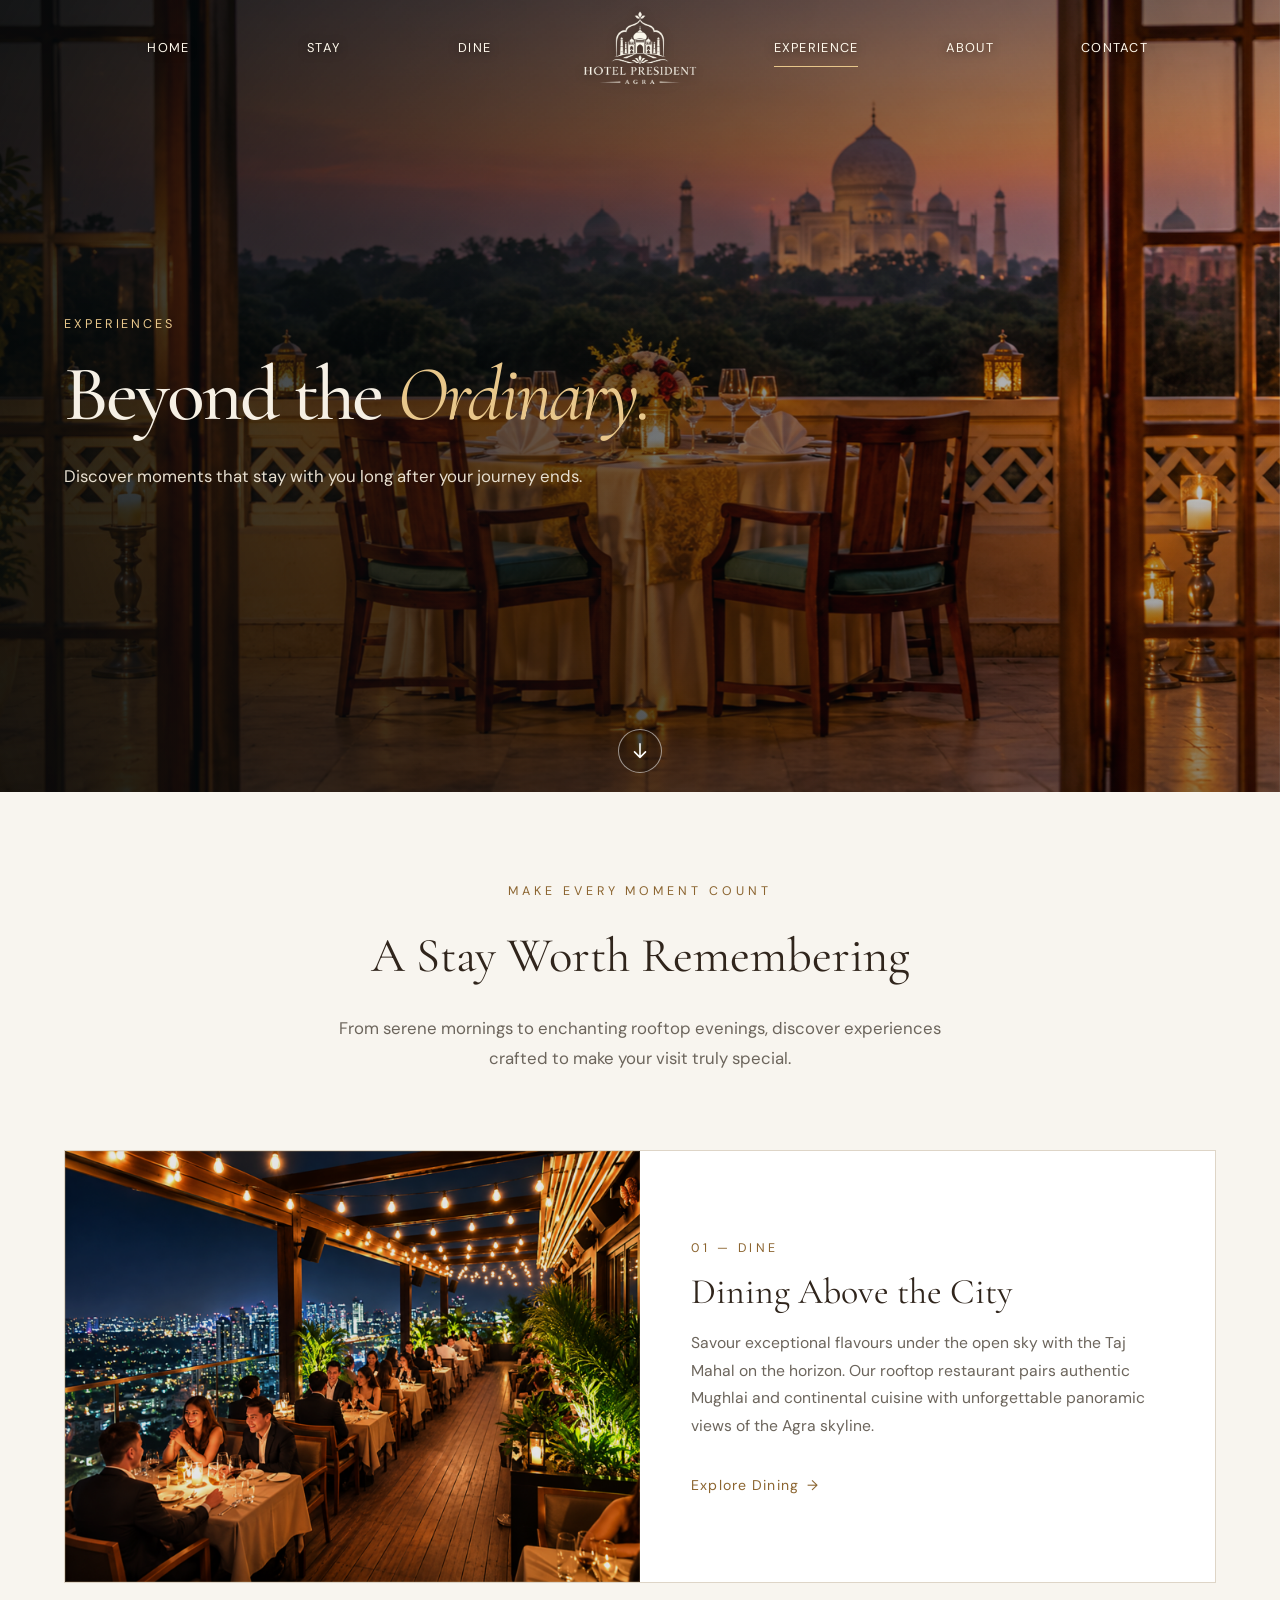
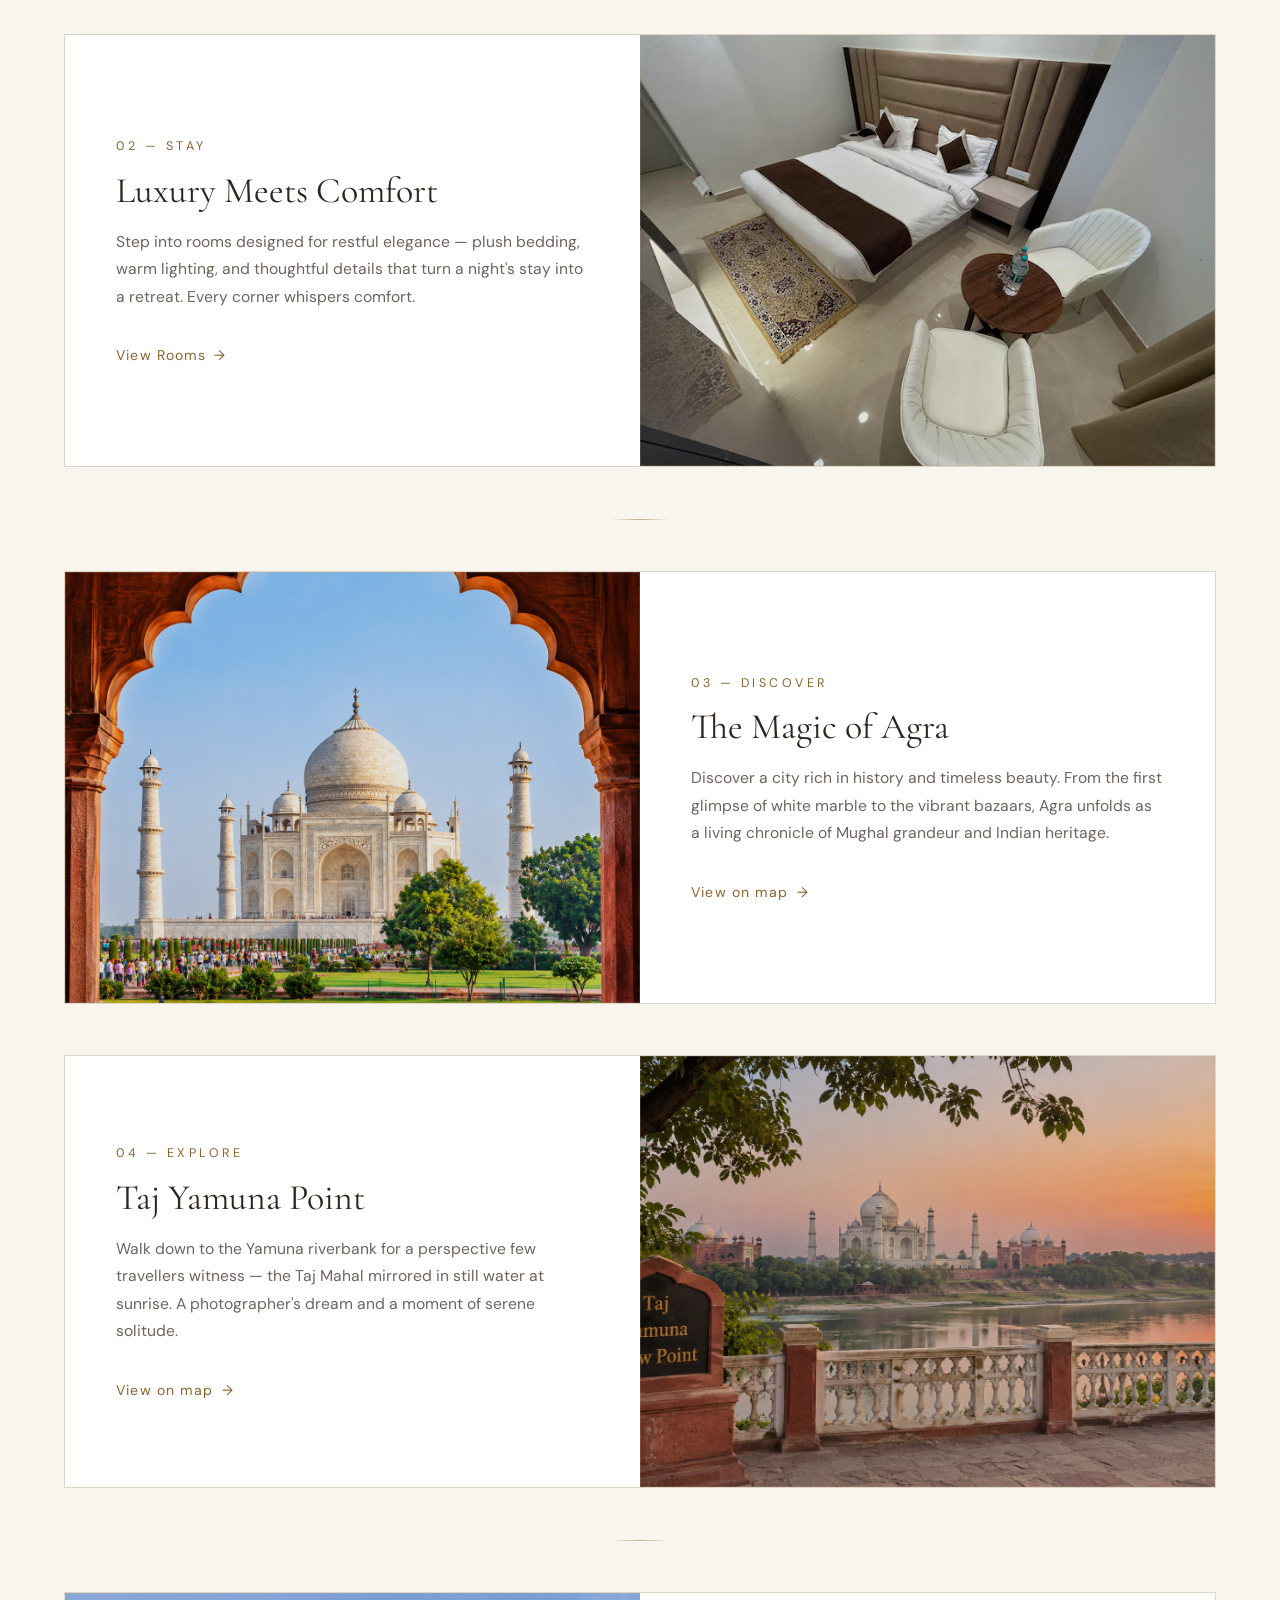
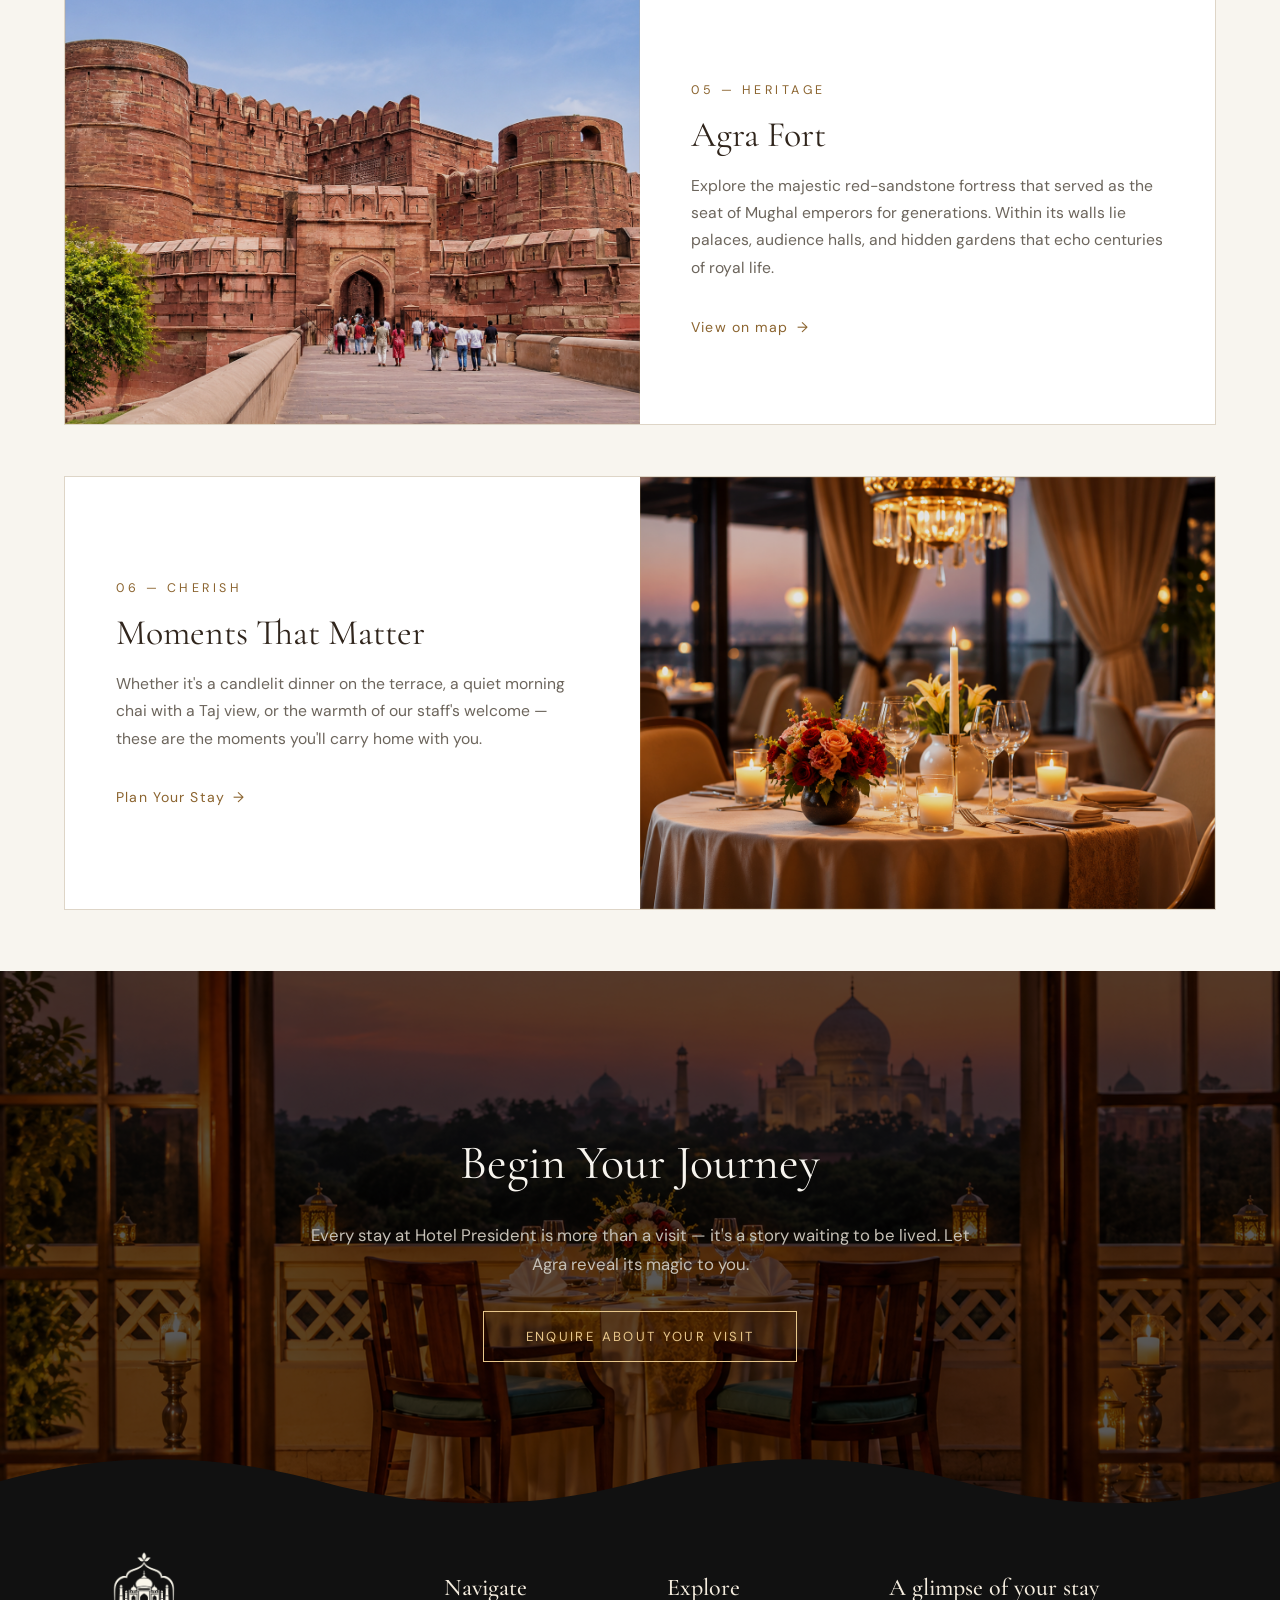
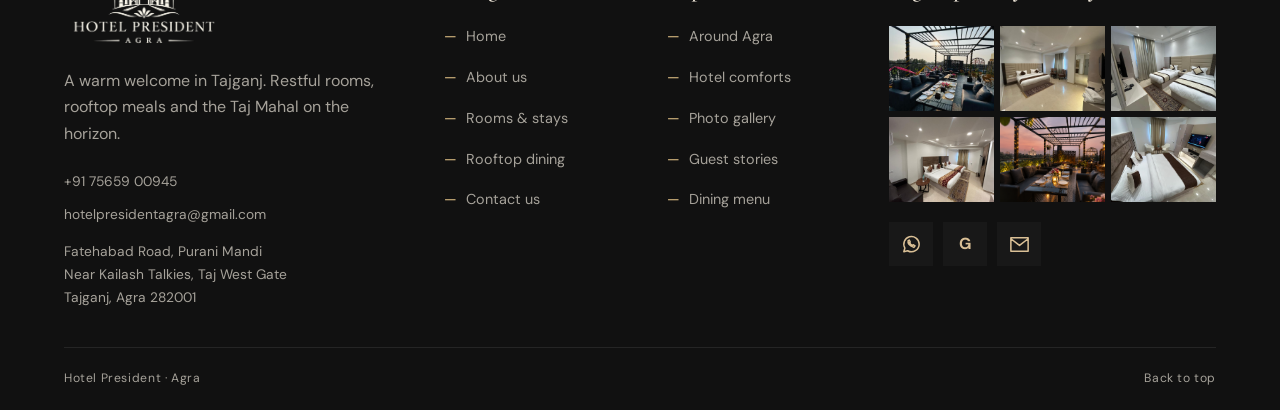
<file: experience.html>
<!doctype html>
<html lang="en">
<head>
  <meta charset="utf-8">
  <meta name="viewport" content="width=device-width, initial-scale=1">
  <title>Experience | Hotel President Agra</title>
  <link rel="stylesheet" href="css/header-footer.css?v=layout2">
  <link rel="stylesheet" href="css/experience.css">
  <link rel="stylesheet" href="css/common-footer.css">
  <script defer src="js/header-footer.js"></script>
  <script defer src="js/experience.js"></script>
<link rel="stylesheet" href="css/page-hero.css">
</head>

<body id="top" class="photo-page hp-page exp-page">

<!-- ═══════════ HEADER ═══════════ -->
<header class="hp-header">
  <a class="hp-skip" href="#main">Skip to content</a>
  <button type="button" class="hp-toggle" aria-controls="hp-nav" aria-expanded="false">Menu</button>
  <nav id="hp-nav" class="hp-nav" aria-label="Main navigation">
    <div>
      <a href="index.html">Home</a>
      <a href="stay.html">Stay</a>
      <a href="dine.html">Dine</a>
    </div>
    <span aria-hidden="true"></span>
    <div>
      <a href="experience.html">Experience</a>
      <a href="about.html">About</a>
      <a href="contact.html">Contact</a>
    </div>
  </nav>
  <a class="hp-brand" href="index.html" aria-label="Hotel President home">
    <img class="crest" src="img/logo.png" alt="">
    <img class="wordmark" src="img/texticon.png" alt="">
  </a>
</header>

<!-- ═══════════ MAIN ═══════════ -->
<main id="main">

  <!-- ── HERO BANNER ── -->
  <section class="page-hero" aria-labelledby="experience-title">
    <img class="page-hero-image" src="img/experience1.png" alt="" fetchpriority="high">
    <div class="page-hero-shade"></div>
    <div class="page-hero-copy">
      <p class="kicker">Experiences</p>
      <h1 id="experience-title">Beyond the <em>Ordinary.</em></h1>
      <p>Discover moments that stay with you long after your journey ends.</p>
    </div>
    <a class="hero-scroll" href="#experiences" aria-label="Explore the experiences"><svg viewBox="0 0 24 24" aria-hidden="true"><path d="M12 4v15m-6-6 6 6 6-6"/></svg></a>
  </section>

  <!-- ── SECTION INTRO ── -->
  <section class="exp-intro" id="experiences">
    <p class="exp-intro__tag">Make Every Moment Count</p>
    <h2 class="exp-intro__heading">A Stay Worth Remembering</h2>
    <p class="exp-intro__text">From serene mornings to enchanting rooftop evenings, discover experiences crafted to make your visit truly special.</p>
  </section>

  <!-- ── EXPERIENCE CARDS ── -->
  <div class="exp-cards">

    <!-- 01 — Dining Above the City -->
    <article class="exp-card">
      <div class="exp-card__img-wrap">
        <img class="exp-card__img" loading="lazy" src="img/experience2.png" alt="Rooftop dining above Agra skyline">
      </div>
      <div class="exp-card__body">
        <p class="exp-card__meta">01 — Dine</p>
        <h3 class="exp-card__title">Dining Above the City</h3>
        <p class="exp-card__desc">Savour exceptional flavours under the open sky with the Taj Mahal on the horizon. Our rooftop restaurant pairs authentic Mughlai and continental cuisine with unforgettable panoramic views of the Agra skyline.</p>
        <a class="exp-card__link" href="dine.html">Explore Dining</a>
      </div>
    </article>

    <!-- 02 — Luxury Meets Comfort -->
    <article class="exp-card exp-card--reverse">
      <div class="exp-card__img-wrap">
        <img class="exp-card__img" loading="lazy" src="img/DLX R 1.png" alt="Interior of a deluxe room at Hotel President">
      </div>
      <div class="exp-card__body">
        <p class="exp-card__meta">02 — Stay</p>
        <h3 class="exp-card__title">Luxury Meets Comfort</h3>
        <p class="exp-card__desc">Step into rooms designed for restful elegance — plush bedding, warm lighting, and thoughtful details that turn a night's stay into a retreat. Every corner whispers comfort.</p>
        <a class="exp-card__link" href="stay.html">View Rooms</a>
      </div>
    </article>

    <div class="exp-divider"></div>

    <!-- 03 — The Magic of Agra -->
    <article class="exp-card">
      <div class="exp-card__img-wrap">
        <img class="exp-card__img" loading="lazy" src="img/experience3.png" alt="Taj Mahal through Mughal arch">
      </div>
      <div class="exp-card__body">
        <p class="exp-card__meta">03 — Discover</p>
        <h3 class="exp-card__title">The Magic of Agra</h3>
        <p class="exp-card__desc">Discover a city rich in history and timeless beauty. From the first glimpse of white marble to the vibrant bazaars, Agra unfolds as a living chronicle of Mughal grandeur and Indian heritage.</p>
        <a class="exp-card__link" href="https://www.google.com/maps/search/?api=1&amp;query=Taj+Mahal+Agra">View on map</a>
      </div>
    </article>

    <!-- 04 — Taj Yamuna Point -->
    <article class="exp-card exp-card--reverse">
      <div class="exp-card__img-wrap">
        <img class="exp-card__img" loading="lazy" src="img/experience5.png" alt="Taj Mahal view from Yamuna riverbank">
      </div>
      <div class="exp-card__body">
        <p class="exp-card__meta">04 — Explore</p>
        <h3 class="exp-card__title">Taj Yamuna Point</h3>
        <p class="exp-card__desc">Walk down to the Yamuna riverbank for a perspective few travellers witness — the Taj Mahal mirrored in still water at sunrise. A photographer's dream and a moment of serene solitude.</p>
        <a class="exp-card__link" href="https://www.google.com/maps/search/?api=1&amp;query=Taj+Yamuna+View+Point+Agra">View on map</a>
      </div>
    </article>

    <div class="exp-divider"></div>

    <!-- 05 — Agra Fort -->
    <article class="exp-card">
      <div class="exp-card__img-wrap">
        <img class="exp-card__img" loading="lazy" src="img/experience6.png" alt="Agra Fort red sandstone walls">
      </div>
      <div class="exp-card__body">
        <p class="exp-card__meta">05 — Heritage</p>
        <h3 class="exp-card__title">Agra Fort</h3>
        <p class="exp-card__desc">Explore the majestic red-sandstone fortress that served as the seat of Mughal emperors for generations. Within its walls lie palaces, audience halls, and hidden gardens that echo centuries of royal life.</p>
        <a class="exp-card__link" href="https://www.google.com/maps/search/?api=1&amp;query=Agra+Fort+Agra">View on map</a>
      </div>
    </article>

    <!-- 06 — Moments That Matter -->
    <article class="exp-card exp-card--reverse">
      <div class="exp-card__img-wrap">
        <img class="exp-card__img" loading="lazy" src="img/experience4.png" alt="A candlelit table set for a celebration">
      </div>
      <div class="exp-card__body">
        <p class="exp-card__meta">06 — Cherish</p>
        <h3 class="exp-card__title">Moments That Matter</h3>
        <p class="exp-card__desc">Whether it's a candlelit dinner on the terrace, a quiet morning chai with a Taj view, or the warmth of our staff's welcome — these are the moments you'll carry home with you.</p>
        <a class="exp-card__link" href="contact.html">Plan Your Stay</a>
      </div>
    </article>

  </div><!-- .exp-cards -->

  <!-- ── CTA BANNER ── -->
  <section class="exp-cta">
    <img class="exp-cta__bg" loading="lazy" src="img/experience1.png" alt="">
    <div class="exp-cta__content">
      <h2 class="exp-cta__heading">Begin Your Journey</h2>
      <p class="exp-cta__text">Every stay at Hotel President is more than a visit — it's a story waiting to be lived. Let Agra reveal its magic to you.</p>
      <a class="exp-cta__btn" href="contact.html">Enquire about your visit</a>
    </div>
  </section>

</main>

<!-- ═══════════ FOOTER ═══════════ -->
<footer class="hp-footer home-footer">
  <svg aria-hidden="true" class="footer-wave" viewBox="0 0 1440 100" preserveAspectRatio="none"><path d="M0 45C120 0 240 0 360 45S600 90 720 45S960 0 1080 45S1320 90 1440 45V100H0Z"/></svg>
  <div class="footer-grid">
    <div class="footer-about"><a class="footer-logo" href="#top"><img src="img/logo.png" alt="Hotel President Agra"></a><p>A warm welcome in Tajganj. Restful rooms, rooftop meals and the Taj Mahal on the horizon.</p><a href="tel:+917565900945">+91 75659 00945</a><a href="mailto:hotelpresidentagra@gmail.com">hotelpresidentagra@gmail.com</a><address>Fatehabad Road, Purani Mandi<br>Near Kailash Talkies, Taj West Gate<br>Tajganj, Agra 282001</address></div>
    <nav aria-label="Footer navigation"><h3>Navigate</h3><a href="index.html">Home</a><a href="about.html">About us</a><a href="stay.html">Rooms &amp; stays</a><a href="dine.html">Rooftop dining</a><a href="contact.html">Contact us</a></nav>
    <nav aria-label="Explore the hotel"><h3>Explore</h3><a href="experience.html">Around Agra</a><a href="index.html#services">Hotel comforts</a><a href="index.html#gallery">Photo gallery</a><a href="index.html#guest-stories">Guest stories</a><a href="menu/86a4579330674646b5d7f6d1be65fa03.pdf">Dining menu</a></nav>
    <div class="footer-glimpses"><h3>A glimpse of your stay</h3><a class="footer-thumbnails" href="index.html#gallery" aria-label="Explore the hotel gallery"><img loading="lazy" src="img/RESTRA.jpg" alt="Rooftop dining"><img loading="lazy" src="img/112.jpeg" alt="Double room"><img loading="lazy" src="img/twin.jpeg" alt="Twin room"><img loading="lazy" src="img/FOUR BED.jpeg" alt="Family room"><img loading="lazy" src="img/Taj Mahal Rooftop Dining at Dusk.png" alt="Taj Mahal view"><img loading="lazy" src="img/DLX R.png" alt="Deluxe room"></a><div class="hp-social"><a href="https://wa.me/917565900945" aria-label="Contact on WhatsApp"><svg viewBox="0 0 24 24" aria-hidden="true"><path d="M20 11.5a8 8 0 0 1-12 7l-4 1 1.1-3.8A8 8 0 1 1 20 11.5Z M8.5 8q-1 4 6 7l1.2-1.6-2-1.1-.8.8q-2-1-3-3l.8-.7-1-2Z"/></svg></a><a href="https://www.google.com/travel/hotels/entity/ChoIq8n-6ZS09ZvRARoNL2cvMTFoemMwd2RzdhAB" aria-label="Hotel President on Google"><b aria-hidden="true">G</b></a><a href="mailto:hotelpresidentagra@gmail.com" aria-label="Email Hotel President"><svg viewBox="0 0 24 24" aria-hidden="true"><path d="M3 5h18v14H3z M3 6l9 7 9-7"/></svg></a></div>
  </div>
  </div><div class="footer-bottom"><span>Hotel President · Agra</span><a href="#top">Back to top</a></div>
</footer>

</body>
</html>
</file>
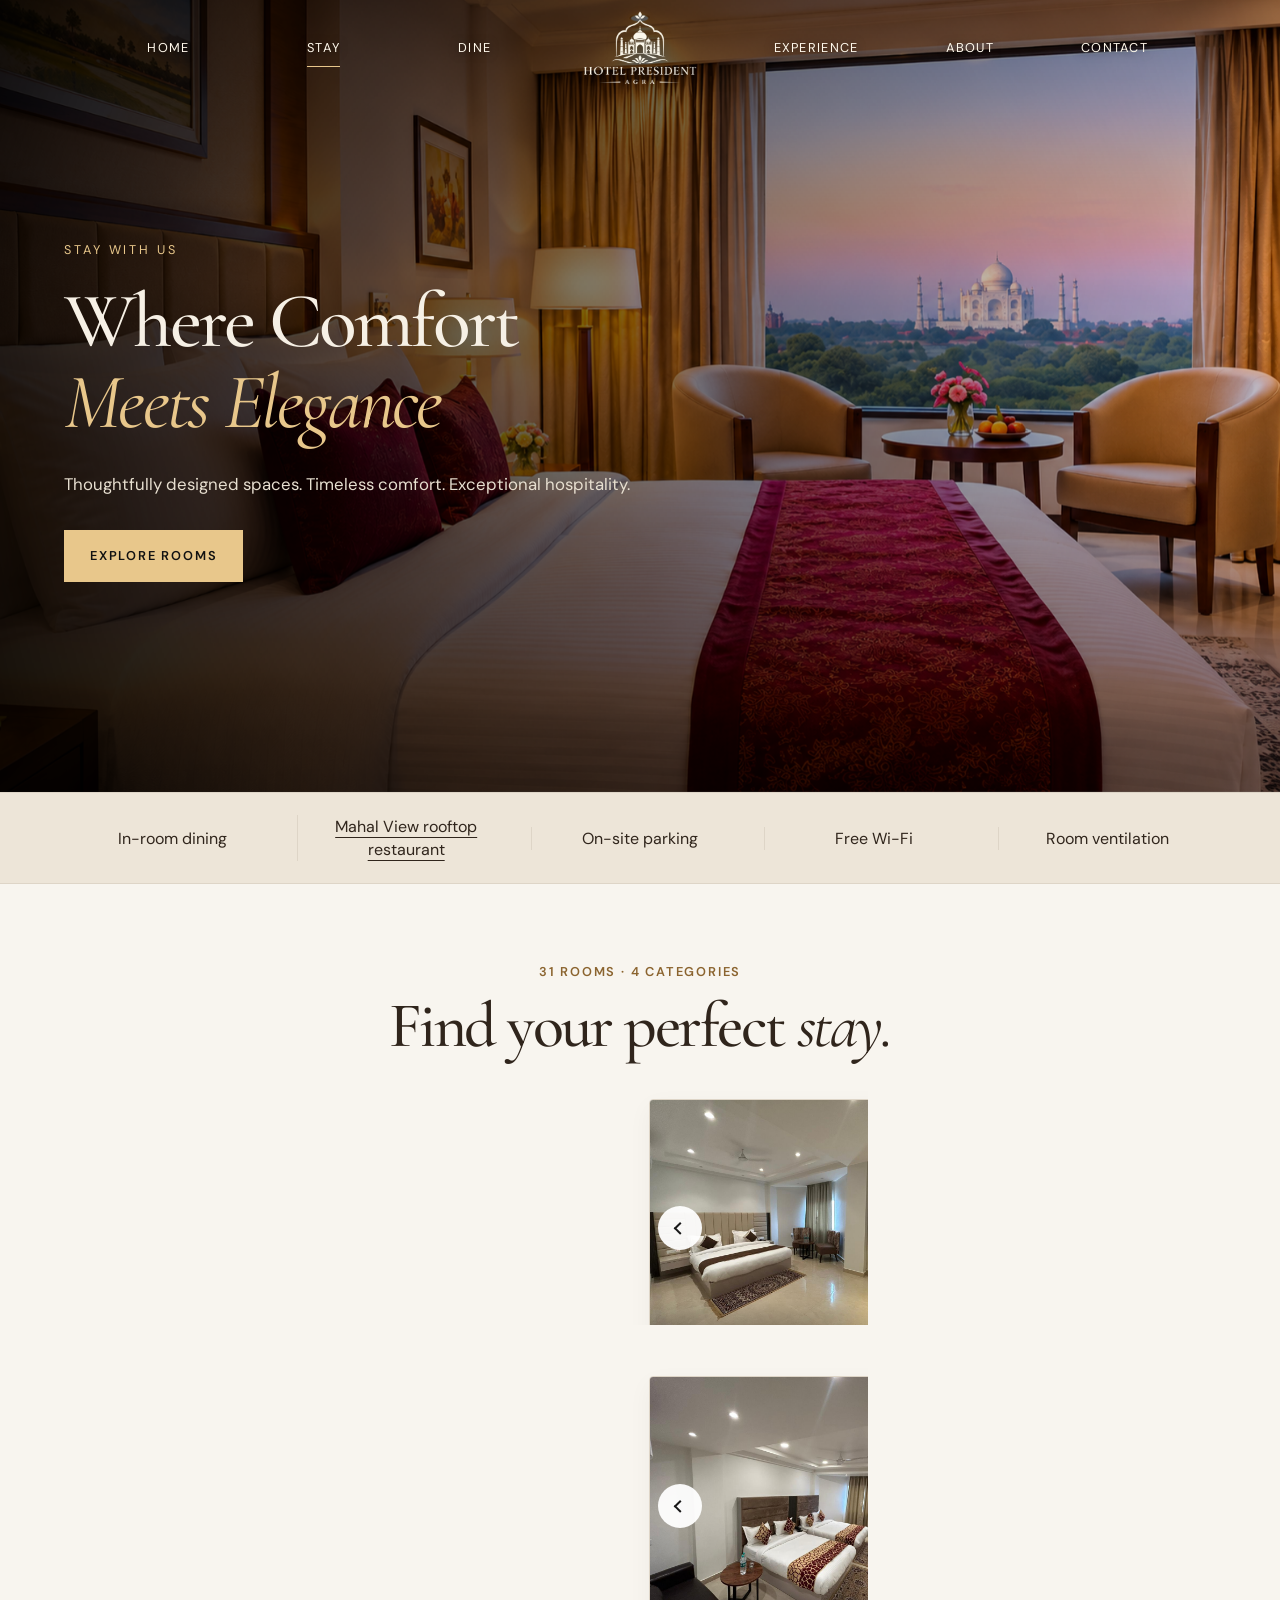
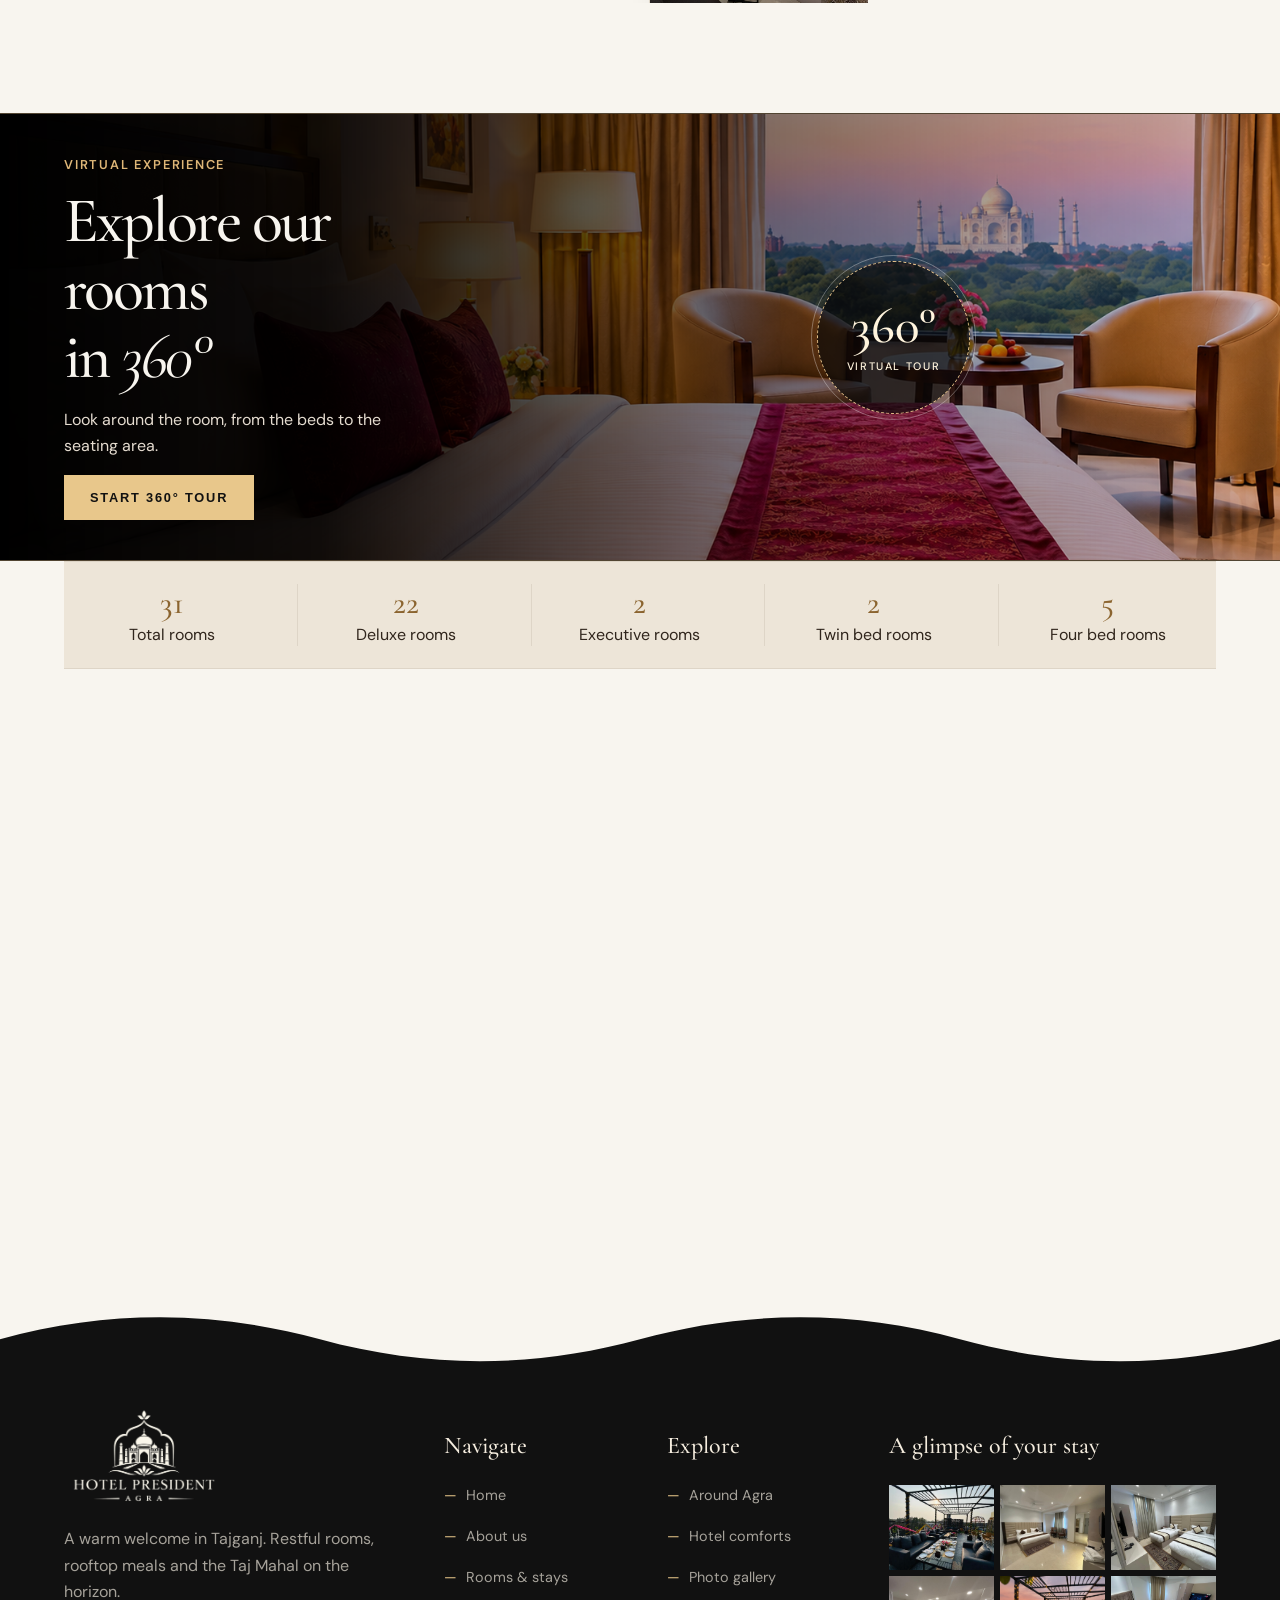
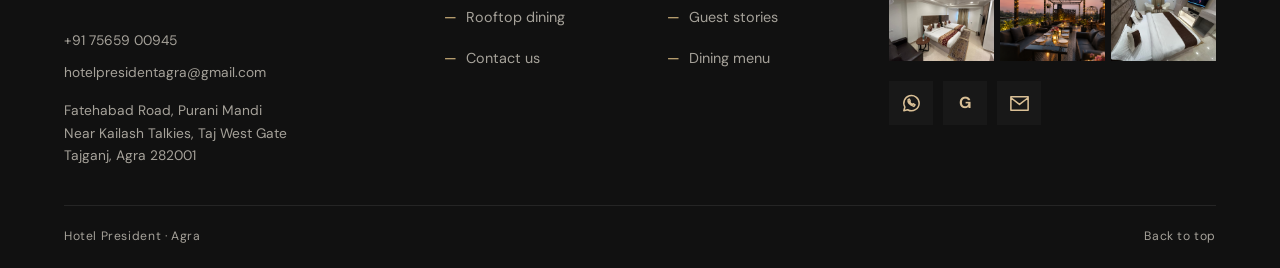
<file: stay.html>
﻿<!doctype html>
<html lang="en"><head><meta charset="utf-8"><meta name="viewport" content="width=device-width, initial-scale=1"><title>Stay | Hotel President Agra</title>
<link rel="stylesheet" href="css/header-footer.css?v=layout2"><link rel="stylesheet" href="css/page-hero.css">
<script defer src="js/header-footer.js"></script><link rel="stylesheet" href="css/common-footer.css">
<link rel="stylesheet" href="css/stay.css">
<script defer src="js/stay.js"></script>
</head>
<body id="top" class="photo-page stay-page"><header class="hp-header">
  <a class="hp-skip" href="#main">Skip to content</a>
  <button type="button" class="hp-toggle" aria-controls="hp-nav" aria-expanded="false">Menu</button>
  <nav id="hp-nav" class="hp-nav" aria-label="Main navigation">
    <div><a href="index.html">Home</a>
      <a href="stay.html">Stay</a>
      <a href="dine.html">Dine</a></div><span aria-hidden="true"></span><div><a href="experience.html">Experience</a>
      <a href="about.html">About</a>
      <a href="contact.html">Contact</a></div>
  </nav>
  <a class="hp-brand" href="index.html" aria-label="Hotel President home">
    <img class="crest" src="img/logo.png" alt=""><img class="wordmark" src="img/texticon.png" alt="">
  </a>
</header>
<main id="main">
  <section class="page-hero" aria-labelledby="stay-title">
    <img class="page-hero-image" src="img/stay.png" alt="" fetchpriority="high">
    <div class="page-hero-shade"></div>
    <div class="page-hero-copy"><p class="kicker">Stay with us</p>
      <h1 id="stay-title">Where Comfort<br><em>Meets Elegance</em></h1>
      <p>Thoughtfully designed spaces. Timeless comfort. Exceptional hospitality.</p>
      <a class="stay-button" href="#rooms">Explore rooms</a>
    </div>
  </section>
  <section class="comforts">
    <div class="stay-wrap comfort-layout" data-reveal>
      <h2 class="sr-only">Hotel amenities</h2>
      <ul><li>In-room dining</li><li><a href="dine.html">Mahal View rooftop restaurant</a></li><li>On-site parking</li><li>Free Wi-Fi</li><li>Room ventilation</li></ul>
    </div>
  </section>
  <section id="rooms" class="stay-wrap stay-section">
    <header class="stay-intro" data-reveal><p class="eyeline">31 rooms &middot; 4 categories</p><h2>Find your perfect <em>stay.</em></h2></header>
    <div class="rooms-grid"><article id="deluxe-room" class="room-card" data-reveal>
        <div class="room-slider" role="group" aria-label="Deluxe room photos">
          <a class="photo-open" href="img/DLX R 1.png" aria-label="Enlarge Deluxe room photo"><img class="room-cover" loading="lazy" src="img/DLX R 1.png" alt="Deluxe bedroom"></a>
          <button class="slide-prev" type="button" aria-label="Previous photo"></button>
          <button class="slide-next" type="button" aria-label="Next photo"></button>
          <div class="photo-dots">
              <a href="img/DLX R 1.png" data-alt="Deluxe bedroom" aria-label="Show Deluxe bedroom"></a>
              <a href="img/DLX R.png" data-alt="Deluxe room interior" aria-label="Show Deluxe room interior"></a>
              <a href="img/DLX R WASHROOM.png" data-alt="Deluxe bathroom" aria-label="Show Deluxe bathroom"></a>
          </div>
        </div>
        <div class="room-details"><h3>Deluxe room</h3><ul class="room-specs"><li>Double occupancy</li><li>180 sq ft</li><li>22 rooms</li></ul>
          <a class="room-enquiry" href="contact.html#contact-form" aria-label="Enquire about the deluxe room">Enquire about this room</a>
        </div>
      </article>
<article id="executive-room" class="room-card" data-reveal>
        <div class="room-slider" role="group" aria-label="Executive room photos">
          <a class="photo-open" href="img/112.jpeg" aria-label="Enlarge Executive room photo"><img class="room-cover" loading="lazy" src="img/112.jpeg" alt="Executive bedroom"></a>
          <button class="slide-prev" type="button" aria-label="Previous photo"></button>
          <button class="slide-next" type="button" aria-label="Next photo"></button>
          <div class="photo-dots">
              <a href="img/112.jpeg" data-alt="Executive bedroom" aria-label="Show Executive bedroom"></a>
              <a href="img/112 B.jpeg" data-alt="Another view of the Executive room" aria-label="Show Another view of the Executive room"></a>
          </div>
        </div>
        <div class="room-details"><h3>Executive room</h3><ul class="room-specs"><li>Double sharing with an extra mattress available</li><li>300 sq ft</li><li>2 rooms</li></ul>
          <a class="room-enquiry" href="contact.html#contact-form" aria-label="Enquire about the executive room">Enquire about this room</a>
        </div>
      </article>
<article id="twin-room" class="room-card" data-reveal>
        <div class="room-slider" role="group" aria-label="Twin bed room photos">
          <a class="photo-open" href="img/G2.jpeg" aria-label="Enlarge Twin bed room photo"><img class="room-cover" loading="lazy" src="img/G2.jpeg" alt="Twin bed room"></a>
          <button class="slide-prev" type="button" aria-label="Previous photo"></button>
          <button class="slide-next" type="button" aria-label="Next photo"></button>
          <div class="photo-dots">
              <a href="img/G2.jpeg" data-alt="Twin bed room" aria-label="Show Twin bed room"></a>
              <a href="img/F.png" data-alt="Another view of the Twin bed room" aria-label="Show Another view of the Twin bed room"></a>
          </div>
        </div>
        <div class="room-details"><h3>Twin bed room</h3><ul class="room-specs"><li>Double sharing with two single beds</li><li>132 sq ft</li><li>2 rooms</li></ul>
          <a class="room-enquiry" href="contact.html#contact-form" aria-label="Enquire about the twin bed room">Enquire about this room</a>
        </div>
      </article>
<article id="four-bed-room" class="room-card" data-reveal>
        <div class="room-slider" role="group" aria-label="Four bed room photos">
          <a class="photo-open" href="img/FOUR BED.jpeg" aria-label="Enlarge Four bed room photo"><img class="room-cover" loading="lazy" src="img/FOUR BED.jpeg" alt="Four bed room"></a>
          <button class="slide-prev" type="button" aria-label="Previous photo"></button>
          <button class="slide-next" type="button" aria-label="Next photo"></button>
          <div class="photo-dots">
              <a href="img/FOUR BED.jpeg" data-alt="Four bed room" aria-label="Show Four bed room"></a>
              <a href="img/FOUR BED WASH.jpeg" data-alt="Four bed room bathroom" aria-label="Show Four bed room bathroom"></a>
          </div>
        </div>
        <div class="room-details"><h3>Four bed room</h3><ul class="room-specs"><li>Quad occupancy with two double beds</li><li>400 sq ft</li><li>5 rooms</li></ul>
          <a class="room-enquiry" href="contact.html#contact-form" aria-label="Enquire about the four bed room">Enquire about this room</a>
        </div>
      </article></div>
  </section>
  <section class="tour-banner" aria-labelledby="tour-title">
    <div class="tour-poster">
      <div class="tour-copy"><p class="eyeline">Virtual experience</p>
        <h2 id="tour-title">Explore our rooms<br>in <em>360&deg;</em></h2>
        <p>Look around the room, from the beds to the seating area.</p>
        <button type="button" class="stay-button" data-open-tour>Start 360&deg; tour</button>
      </div>
      <button type="button" class="tour-badge" data-open-tour aria-label="Start interactive room tour">360&deg;<span aria-hidden="true">Virtual tour</span></button>
    </div>
    <div class="tour-stage" hidden>
      <div class="panorama" tabindex="0" role="region" aria-label="Interactive room panorama" aria-describedby="tour-help">
        <div class="pan-world" aria-hidden="true"></div>
        <div class="pan-tools" hidden><button type="button" data-turn="-1" aria-label="Look left">&larr;</button><button type="button" data-turn="1" aria-label="Look right">&rarr;</button></div>
      </div>
      <button type="button" class="tour-close">Close tour</button>
      <p class="tour-help" id="tour-help">Drag to look around, or use the arrow keys.</p>
    </div>
  </section>
  <ul class="room-totals stay-wrap" aria-label="Room inventory">
    <li><strong>31</strong>Total rooms</li><li><strong>22</strong>Deluxe rooms</li><li><strong>2</strong>Executive rooms</li><li><strong>2</strong>Twin bed rooms</li><li><strong>5</strong>Four bed rooms</li>
  </ul>
  <section class="stay-films" aria-labelledby="films-title"><div class="stay-wrap stay-section">
    <header class="stay-intro" data-reveal><p class="eyeline">Hotel films</p><h2 id="films-title">Before you <em>arrive.</em></h2></header>
    <div class="films-grid">
      <figure data-reveal><video muted playsinline loop controls preload="metadata" poster="img/112.jpeg" aria-label="Tour of our rooms" src="video/President-Only Rooms (480).mp4"></video><figcaption>Inside our rooms</figcaption></figure>
      <figure data-reveal><video muted playsinline loop controls preload="metadata" aria-label="Tour of the parking area" src="video/Parking area.mp4#t=0.1"></video><figcaption>The parking area</figcaption></figure>
    </div></div>
  </section>
</main>
<dialog class="photo-viewer" aria-label="Room photos">
  <button type="button" class="photo-back" aria-label="Close photo gallery" autofocus></button>
  <div class="photo-stage">
    <img class="large-photo" alt="">
    <button type="button" class="slide-prev" aria-label="Previous photo"></button>
    <button type="button" class="slide-next" aria-label="Next photo"></button>
  </div>
  <div class="photo-dots"></div>
</dialog>
<footer class="hp-footer home-footer">
  <svg aria-hidden="true" class="footer-wave" viewBox="0 0 1440 100" preserveAspectRatio="none"><path d="M0 45C120 0 240 0 360 45S600 90 720 45S960 0 1080 45S1320 90 1440 45V100H0Z"/></svg>
  <div class="footer-grid">
    <div class="footer-about"><a class="footer-logo" href="#top"><img src="img/logo.png" alt="Hotel President Agra"></a><p>A warm welcome in Tajganj. Restful rooms, rooftop meals and the Taj Mahal on the horizon.</p><a href="tel:+917565900945">+91 75659 00945</a><a href="mailto:hotelpresidentagra@gmail.com">hotelpresidentagra@gmail.com</a><address>Fatehabad Road, Purani Mandi<br>Near Kailash Talkies, Taj West Gate<br>Tajganj, Agra 282001</address></div>
    <nav aria-label="Footer navigation"><h3>Navigate</h3><a href="index.html">Home</a><a href="about.html">About us</a><a href="stay.html">Rooms &amp; stays</a><a href="dine.html">Rooftop dining</a><a href="contact.html">Contact us</a></nav>
    <nav aria-label="Explore the hotel"><h3>Explore</h3><a href="experience.html">Around Agra</a><a href="index.html#services">Hotel comforts</a><a href="index.html#gallery">Photo gallery</a><a href="index.html#guest-stories">Guest stories</a><a href="menu/86a4579330674646b5d7f6d1be65fa03.pdf">Dining menu</a></nav>
    <div class="footer-glimpses"><h3>A glimpse of your stay</h3><a class="footer-thumbnails" href="index.html#gallery" aria-label="Explore the hotel gallery"><img loading="lazy" src="img/RESTRA.jpg" alt="Rooftop dining"><img loading="lazy" src="img/112.jpeg" alt="Double room"><img loading="lazy" src="img/twin.jpeg" alt="Twin room"><img loading="lazy" src="img/FOUR BED.jpeg" alt="Family room"><img loading="lazy" src="img/Taj Mahal Rooftop Dining at Dusk.png" alt="Taj Mahal view"><img loading="lazy" src="img/DLX R.png" alt="Deluxe room"></a><div class="hp-social"><a href="https://wa.me/917565900945" aria-label="Contact on WhatsApp"><svg viewBox="0 0 24 24" aria-hidden="true"><path d="M20 11.5a8 8 0 0 1-12 7l-4 1 1.1-3.8A8 8 0 1 1 20 11.5Z M8.5 8q-1 4 6 7l1.2-1.6-2-1.1-.8.8q-2-1-3-3l.8-.7-1-2Z"/></svg></a><a href="https://www.google.com/travel/hotels/entity/ChoIq8n-6ZS09ZvRARoNL2cvMTFoemMwd2RzdhAB" aria-label="Hotel President on Google"><b aria-hidden="true">G</b></a><a href="mailto:hotelpresidentagra@gmail.com" aria-label="Email Hotel President"><svg viewBox="0 0 24 24" aria-hidden="true"><path d="M3 5h18v14H3z M3 6l9 7 9-7"/></svg></a></div>
  </div>
  </div><div class="footer-bottom"><span>Hotel President · Agra</span><a href="#top">Back to top</a></div>
</footer>
</body></html>
</file>
<file: css/header-footer.css>
@import url("https://fonts.googleapis.com/css2?family=Cormorant+Garamond:ital,wght@0,400;0,500;0,600;1,400;1,500&family=DM+Sans:wght@400;500;600;700&display=swap");
:root {
  --bg-primary: #F8F5EF;
  --bg-secondary: #FFFFFF;
  --bg-alternate: #EDE5D8;
  --bg-dark: #111111;
  --bg-dark-secondary: #1C1916;
  --accent-gold: #B38A50;
  --accent-gold-light: #E8C78B;
  --accent-gold-dark: #8B642F;
  --text-primary: #30251C;
  --text-secondary: #6C655C;
  --text-light: #F8F5EF;
  --border-color: #DED5C7;
  --paper: var(--bg-primary);
  --ink: var(--text-primary);
  --gold: var(--accent-gold-dark);
  --bar: 88px;
  --serif: "Cormorant Garamond", Georgia, serif;
  --sans: "DM Sans", Arial, sans-serif;
  --site-inset: max(18px, 5%, calc((100% - 1360px) / 2));
  --site-width: calc(100% - var(--site-inset) - var(--site-inset));
  --section-space: clamp(44px, 6vw, 88px);
  --card-shadow: 0 8px 24px #30251c0b;
}
* { box-sizing:border-box }
html { scroll-behavior:smooth; scroll-padding-top:var(--bar) }
body { margin:0; background:var(--paper); color:var(--ink); font:1rem/1.65 var(--sans) }
a { color:inherit; text-underline-offset:5px }
img,video { max-width:100% }
.hp-header { position:fixed; inset:0 0 auto; height:var(--bar); z-index:20; background:#252b25; color:#fff9ec; transition:height .4s,background .4s }
.hp-home .hp-header:not(.compact):not(.is-open) { background:linear-gradient(#181b16bd,#181b1666 75%,transparent) }
.hp-header.compact { height:68px }
.hp-nav { height:100%; max-width:1080px; margin:auto; padding:0 3%; display:grid; grid-template-columns:1fr 140px 1fr; align-items:center }
.hp-nav div { display:flex; justify-content:space-around }
.hp-nav a,.hp-toggle,.hp-footer nav a { text-decoration:none; text-transform:uppercase; letter-spacing:.14em; font-size:.8rem }
.hp-nav a { padding:8px 0; border-bottom:1px solid transparent }
.hp-nav a:hover,.hp-nav a[aria-current] { border-color:var(--gold) }
.hp-brand { position:absolute; left:50%; top:0; transform:translateX(-50%); width:140px; height:100% }
.hp-brand img { position:absolute; inset:0; width:100%; height:100%; object-fit:contain; transition:opacity .35s,transform .45s }
.hp-brand .wordmark { opacity:0; transform:translateY(5px) }
.compact .crest { opacity:0; transform:translateY(-5px) }
.compact .wordmark { opacity:1; transform:none }
.hp-toggle { display:none; color:inherit; background:none; border:0; cursor:pointer }
.hp-skip,.sr-only { position:absolute; width:1px; height:1px; overflow:hidden; clip-path:inset(50%) }
.hp-skip:focus { clip-path:none; width:auto; height:auto; background:white; color:black; padding:8px; z-index:3 }
.hp-footer { position:relative; text-align:center; background:#191e1a; color:#eee8db; padding:72px 6% 30px }
.hp-edge { position:absolute; width:100%; height:41px; top:-1px; left:0; color:var(--gold) }
.hp-footer nav,.hp-social,.hp-contact { display:flex; justify-content:center; gap:clamp(18px,4vw,64px); flex-wrap:wrap }
.hp-footer nav { padding:6px 0 26px; border-bottom:1px solid #a998775e }
.hp-contact { padding:24px 0; align-items:center }
address { font-style:normal }
.hp-social { gap:12px }
.hp-social a { color:#dac096; width:40px; height:40px; display:grid; place-items:center; border:1px solid #9e8d70; border-radius:50%; text-decoration:none }
.hp-social svg { width:23px; fill:none; stroke:currentColor; stroke-width:1.6; stroke-linejoin:round }
.hp-social a:hover { background:#dac096; color:#191e1a }
.hp-seal { margin-top:24px; display:flex; align-items:center; justify-content:center; gap:20px }
.hp-seal:before,.hp-seal:after { content:''; width:min(27vw,320px); height:1px; background:#a998776e }
.hp-seal img { width:64px; height:64px; object-fit:contain }
@media(max-width:700px) {
 :root { --bar:72px }
 .hp-header.compact { height:60px }
 .hp-toggle { display:block; position:absolute; top:50%; transform:translateY(-50%); padding:14px 20px }
 .hp-toggle:before { content:'☰'; margin-right:7px }
 .hp-nav { display:none }
 .is-open .hp-nav { display:block; position:absolute; top:100%; width:100%; height:auto; padding:12px 24px 24px; background:#252b25 }
 .hp-nav div { flex-direction:column }
 .hp-footer nav { gap:12px 22px }
 .hp-contact { flex-direction:column; gap:14px }
}
@media(prefers-reduced-motion:reduce) {
 html { scroll-behavior:auto }
 *,*::before,*::after { animation-duration:.01ms!important; transition-duration:.01ms!important }
}
</file>
<file: css/home.css>
.hp-home {
  --bar: 96px;
  background: var(--paper);
  color: var(--ink)
}

.hp-home .hp-header {
  background: transparent;
  transition: height .35s ease, background-color .35s ease, box-shadow .35s ease;
  text-shadow: 0 1px 10px #0008
}

.hp-home .hp-header:not(.compact):not(.is-open) {
  background: transparent;
  box-shadow: none
}

.hp-home .hp-header.compact,
.hp-home .hp-header.is-open,
.hp-home .is-open .hp-nav {
  background: var(--bg-dark-secondary);
  text-shadow: none
}

.hp-home .hp-header.compact {
  height: 84px;
  box-shadow: 0 4px 24px #0002
}

.hp-home .hp-nav {
  max-width: 1180px;
  grid-template-columns: 1fr 190px 1fr
}

.hp-home .hp-brand {
  width: 180px
}

.hp-home .hp-brand .crest,
.hp-home .compact .crest {
  opacity: 1;
  transform: none;
  object-fit: contain
}

.hp-home .hp-brand .wordmark {
  display: none
}

.hp-home .hp-nav a {
  position: relative;
  letter-spacing: .1em;
  font-size: .82rem;
  border-bottom-color: transparent;
  transition: color .25s ease
}

.hp-home .hp-nav a:after {
  content: "";
  position: absolute;
  bottom: 0;
  left: 0;
  width: 100%;
  height: 1px;
  background: var(--gold);
  transform: scaleX(0);
  transform-origin: left;
  transition: transform .3s ease
}

.hp-home .hp-nav a:hover,
.hp-home .hp-nav a:focus-visible {
  color: #e5c38e
}

.hp-home .hp-nav a:hover:after,
.hp-home .hp-nav a:focus-visible:after,
.hp-home .hp-nav a[aria-current]:after {
  transform: scaleX(1)
}

button,
a {
  -webkit-tap-highlight-color: transparent
}

button {
  font: inherit;
  cursor: pointer
}

:focus-visible {
  outline: 2px solid var(--gold);
  outline-offset: 5px
}

[hidden] {
  display: none !important
}

main h2,
main h3,
.home-footer h3 {
  font-family: var(--serif);
  font-weight: 500;
  line-height: 1.08;
  margin: 0
}

main h2 {
  font-size: clamp(2.5rem, 4vw, 3.6rem);
  letter-spacing: -.035em
}

main h3 {
  font-size: 1.65rem
}

main h2 em {
  color: var(--gold);
  font-weight: 400
}

.section {
  width: min(1180px, 84%);
  margin-inline: auto;
  padding-block: 88px
}

.eyebrow {
  display: flex;
  align-items: center;
  gap: 12px;
  margin: 0 0 14px;
  color: #967341;
  font-size: .78rem;
  font-weight: 500;
  letter-spacing: .16em;
  text-transform: uppercase
}

.eyebrow:before,
.eyebrow:after {
  content: "";
  width: 28px;
  height: 1px;
  background: currentColor;
  opacity: .65
}

.section-heading {
  display: flex;
  align-items: flex-end;
  justify-content: space-between;
  gap: 30px;
  margin-bottom: 36px
}

.button {
  display: inline-flex;
  align-items: center;
  justify-content: center;
  min-height: 44px;
  padding: 13px 24px;
  background: var(--gold);
  color: white;
  border: 1px solid var(--gold);
  text-decoration: none;
  font-size: .75rem;
  letter-spacing: .14em;
  text-transform: uppercase;
  font-weight: 600;
  transition: background .2s
}

.button:hover {
  background: #896735
}

.button-outline {
  background: transparent;
  color: var(--ink);
  border-color: #e1d9cd;
  flex-shrink: 0
}

.button-outline:hover {
  color: white
}

.ink-link {
  display: inline-block;
  font-size: .78rem;
  letter-spacing: .12em;
  text-transform: uppercase;
  text-decoration: none;
  border-bottom: 1px solid var(--gold);
  padding-block: 9px
}

.gallery-filters {
  display: flex;
  flex-wrap: wrap;
  gap: 8px;
  margin: 0 0 30px
}

.gallery-filters button {
  border: 1px solid #dfd7ca;
  background: white;
  padding: 11px 18px;
  text-transform: uppercase;
  font-size: .73rem;
  letter-spacing: .14em;
  min-height: 44px
}

.gallery-filters [aria-pressed=true] {
  color: white;
  background: var(--gold);
  border-color: var(--gold)
}

.gallery-grid {
  display: grid;
  grid-template-columns: repeat(3, minmax(0, 1fr));
  gap: 24px
}

.gallery-grid figure {
  position: relative;
  margin: 0;
  overflow: hidden;
  background: #efeae1
}

.gallery-grid img {
  width: 100%;
  height: 245px;
  object-fit: cover;
  display: block;
  transition: transform .6s
}

.gallery-grid figure:hover img {
  transform: scale(1.05)
}

.gallery-grid figcaption {
  position: absolute;
  inset: auto 0 0;
  padding: 30px 18px 12px;
  color: #fff;
  background: linear-gradient(transparent, #000b);
  font: 1.25rem var(--serif)
}

.guestbook {
  text-align: center;
  padding: 45px 0 125px;
  background: #f8f5ef;
  overflow: hidden
}

.guestbook>.eyebrow {
  padding-top: 35px
}

.guestbook h2 {
  padding-inline: 15px
}

.quote-mark {
  color: var(--gold);
  font: 3.5rem/.8 var(--serif);
  margin-top: 12px
}

.notes blockquote {
  margin: 8px 0 22px;
  font: italic 1.25rem/1.35 var(--serif)
}

.notes figcaption {
  margin-top: auto;
  font-size: .84rem;
  font-weight: 600
}

.notes figcaption small {
  display: block;
  margin-top: 4px;
  color: #817667;
  font-size: .72rem;
  font-weight: 400
}

.notes figcaption a {
  text-decoration: none
}

.notes figcaption a:hover {
  text-decoration: underline
}

.home-footer {
  background: #0e0e0e;
  padding: 42px 8% 22px;
  text-align: left;
  color: #a6a29a
}

.footer-wave {
  position: absolute;
  left: 0;
  bottom: calc(100% - 1px);
  width: 100%;
  height: 65px;
  fill: #0e0e0e
}

.footer-grid {
  display: grid;
  grid-template-columns: 1.3fr .7fr .7fr 1.25fr;
  gap: 40px;
  max-width: 1180px;
  margin: auto
}

.footer-about p {
  margin: 10px 0 23px
}

.footer-logo {
  display: block;
  width: 160px;
  margin-top: -20px
}

.footer-logo img {
  width: 100%;
  display: block
}

.footer-about>a:not(.footer-logo) {
  display: block;
  margin-bottom: 10px;
  text-decoration: none;
  overflow-wrap: anywhere;
  font-size: .86rem
}

.footer-about address {
  font-size: .86rem;
  margin-top: 15px
}

.home-footer h3 {
  color: #f4ecde;
  font-size: 1.5rem;
  margin: 16px 0 25px
}

.home-footer nav {
  display: flex;
  flex-direction: column;
  justify-content: flex-start;
  gap: 17px;
  border: 0;
  padding: 0;
  flex-wrap: nowrap
}

.home-footer nav h3 {
  margin-bottom: 7px
}

.home-footer nav a {
  text-transform: none;
  font-size: .9rem;
  letter-spacing: 0
}

.home-footer nav a:before {
  content: "—";
  color: var(--gold);
  padding-right: 9px
}

.home-footer a:hover {
  color: #e0bd86
}

.footer-thumbnails {
  display: grid;
  grid-template-columns: repeat(3, minmax(0, 1fr));
  gap: 6px
}

.footer-thumbnails img {
  width: 100%;
  height: 85px;
  object-fit: cover
}

.home-footer .hp-social {
  justify-content: flex-start;
  gap: 10px;
  margin-top: 20px
}

.home-footer .hp-social a {
  border: 0;
  border-radius: 0;
  background: #ffffff08;
  width: 32px;
  height: 32px
}

.footer-bottom {
  max-width: 1180px;
  margin: 38px auto 0;
  padding-top: 20px;
  border-top: 1px solid #ffffff15;
  display: flex;
  justify-content: space-between;
  font-size: .76rem;
  letter-spacing: .05em
}

.footer-bottom a {
  text-decoration: none
}

.button {
  transition: background .25s ease, color .25s ease, transform .25s ease, box-shadow .25s ease
}

.room-card,
.comfort-grid article {
  transition: transform .35s ease, box-shadow .35s ease, border-color .35s ease
}

.amenity-icon {
  transition: transform .35s ease
}

.gallery-filters button,
.dining-tabs button,
.hero-controls button {
  transition: color .25s ease, background .25s ease, border-color .25s ease
}

.gallery-filters button:hover,
.gallery-filters button:focus-visible {
  background: var(--gold);
  border-color: var(--gold);
  color: #fff
}

.dining-tabs button:hover,
.dining-tabs button:focus-visible {
  color: #967341;
  border-bottom-color: var(--gold)
}

.hero-controls button:hover,
.hero-controls button:focus-visible {
  color: #fff;
  border-bottom-color: #e2c394
}

.ink-link,
.home-footer a {
  transition: color .25s ease
}

.ink-link:hover {
  color: var(--gold)
}

@media(hover:hover) and (pointer:fine) {
  .button:hover {
    transform: translateY(-3px);
    box-shadow: 0 8px 20px #49331e1a
  }

  .room-card:hover,
  .room-card:focus-within,
  .comfort-grid article:hover {
    transform: translateY(-6px);
    border-color: #b89b70;
    box-shadow: 0 16px 30px #49331e12
  }

  .comfort-grid article:hover .amenity-icon {
    transform: translateY(-3px) scale(1.08)
  }
}

@media(max-width:1050px) {
  .section {
    width: 88%;
    padding-block: 65px
  }

  .comfort-grid {
    gap: 15px
  }

  .comfort-grid article {
    padding-inline: 12px
  }

  .culinary {
    gap: 28px
  }

  .notes blockquote {
    font-size: 1.15rem
  }

  .footer-grid {
    gap: 25px;
    grid-template-columns: 1.2fr .8fr .8fr
  }

  .footer-glimpses {
    grid-column: 1/-1
  }

  .footer-thumbnails {
    grid-template-columns: repeat(6, minmax(0, 1fr))
  }

  .footer-thumbnails img {
    height: 110px
  }
}

@media(max-width:800px) {
  .hp-home .hp-nav {
    grid-template-columns: 1fr 150px 1fr;
    padding-inline: 12px
  }

  .hp-home .hp-nav a {
    font-size: .7rem
  }

  .comfort-grid {
    grid-template-columns: repeat(2, minmax(0, 1fr))
  }

  .room-grid {
    grid-template-columns: repeat(2, minmax(0, 1fr));
    gap: 18px
  }

  .room-card.featured {
    grid-column: auto
  }

  .room-photo img {
    height: 240px
  }

  .room-detail {
    padding: 20px
  }

  .culinary {
    grid-template-columns: 1fr
  }

  .culinary-photo {
    min-height: 500px;
    margin-bottom: 35px
  }

  .gallery-grid {
    grid-template-columns: repeat(2, minmax(0, 1fr))
  }

  .notes blockquote {
    font-size: 1.3rem
  }
}

@media(max-width:700px) {
  .hp-home {
    --bar: 82px
  }

  .hp-home .hp-header.compact {
    height: 76px
  }

  .hp-home .hp-brand {
    width: 155px
  }

  .hero {
    min-height: 490px;
    max-height: 820px
  }

  .hero-copy {
    padding: calc(var(--bar) + 20px) 7% 100px
  }

  .hero-copy h2 {
    font-size: clamp(2.6rem, 8vw, 4rem)
  }

  .hero-copy .eyebrow {
    font-size: .7rem;
    letter-spacing: .16em
  }

  .hero-controls {
    bottom: 20px;
    right: 5%;
    gap: 6px
  }

  .discover {
    left: 9%;
    bottom: 26px
  }

  .section-heading {
    align-items: flex-start;
    flex-direction: column;
    gap: 22px
  }

  .room-bottom {
    flex-direction: column;
    align-items: flex-start;
    gap: 8px
  }

  .gallery-grid img {
    height: 210px
  }

  .footer-grid {
    grid-template-columns: 1fr 1fr
  }

  .footer-about {
    grid-column: 1/-1
  }

  .footer-about p {
    max-width: 400px
  }

  .footer-thumbnails {
    grid-template-columns: repeat(3, minmax(0, 1fr))
  }

  .footer-thumbnails img {
    height: 105px
  }
}

@media(max-width:480px) {
  .section {
    width: 88%;
    padding-block: 54px
  }

  main h2 {
    font-size: 2.6rem
  }

  .room-grid {
    grid-template-columns: 1fr
  }

  .room-photo img {
    height: 250px
  }

  .room-bottom {
    flex-direction: row;
    align-items: center
  }

  .comfort-grid h3 {
    font-size: 1.35rem
  }

  .comfort-grid p {
    font-size: .85rem
  }

  .culinary-photo {
    min-height: 400px
  }

  .dining-tabs button {
    padding: 14px 11px;
    font-size: .7rem
  }

  .gallery-grid {
    gap: 12px
  }

  .gallery-grid img {
    height: 180px
  }

  .gallery-grid figcaption {
    font-size: 1.05rem;
    padding-inline: 10px
  }

  .guestbook {
    padding-bottom: 100px
  }

  .notes blockquote {
    font-size: 1.4rem
  }

  .footer-grid {
    gap: 28px 20px
  }
}

@media(prefers-reduced-motion:reduce) {

  .hero-slide,
  .hp-home .hp-header {
    transition: none
  }

  .discover svg {
    animation: none
  }

  .button:hover,
  .room-card:hover,
  .room-card:focus-within,
  .comfort-grid article:hover,
  .comfort-grid article:hover .amenity-icon {
    transform: none
  }
}


.hero {
  position: relative;
  isolation: isolate;
  display: grid;
  align-items: center;
  min-height: 480px;
  height: clamp(480px, 40vw, 670px);
  overflow: hidden;
  background: #211a14
}

.hero-slide,
.hero-slide img,
.hero::after {
  position: absolute;
  inset: 0;
  width: 100%;
  height: 100%
}

.hero-slide {
  z-index: -2;
  opacity: 0;
  transition: opacity 1s ease
}

.hero-slide.is-active {
  opacity: 1
}

.hero-slide img {
  object-fit: cover
}

.hero::after {
  content: "";
  z-index: -1;
  background: linear-gradient(90deg, #130b03cf, transparent 69%), linear-gradient(#0006, transparent 38%)
}

.hero-copy {
  width: var(--site-width);
  margin: auto;
  padding: calc(var(--bar) + 12px) 0 40px;
  color: white
}

.hero-copy .eyebrow {
  color: #ffebb9;
  margin-bottom: 8px
}

.hero-copy .eyebrow::before {
  display: none
}

.hero h1 {
  font: 500 clamp(2.7rem, 4.5vw, 4.9rem)/1.02 var(--serif);
  margin: 0;
  letter-spacing: -.035em
}

.hero h1 em {
  color: #efc982;
  font-weight: 400
}

.hero-copy>p:not(.eyebrow) {
  max-width: 35ch;
  margin: 16px 0 20px;
  line-height: 1.5
}

.home-actions {
  display: flex;
  flex-wrap: wrap;
  gap: 10px
}

.hp-home .button {
  border-radius: 5px;
  font-size: .9rem;
  text-transform: none;
  letter-spacing: 0;
  padding: 10px 21px
}

.hero .button,
.room-scene .button,
.home-dining .button {
  background: var(--accent-gold-light);
  color: #291b0b;
  border-color: var(--accent-gold-light)
}

.hero .button-outline {
  background: #170f0773;
  color: #fff7e6;
  border-color: #f0d59d
}

.hero-controls {
  position: absolute;
  right: 5%;
  bottom: 12px;
  display: flex;
  align-items: center;
  gap: 2px;
  color: white
}

.hero-controls button {
  padding: 0;
  background: transparent;
  color: inherit;
  border: 0;
  min-width: 24px;
  height: 32px
}

.hero-controls [data-slide-to]::after {
  content: "";
  display: inline-block;
  width: 7px;
  height: 7px;
  border-radius: 50%;
  background: #fffa
}

.hero-controls [aria-current=true]::after {
  background: var(--accent-gold-light)
}

.hero-controls .slide-pause {
  font-size: .76rem;
  padding-inline: 6px
}

.room-picker {
  width: var(--site-width);
  margin: auto;
  padding: clamp(28px, 3vw, 50px) 0
}

.room-picker header {
  text-align: center;
  margin-bottom: 20px
}

.room-picker header .eyebrow,
.guestbook .eyebrow {
  justify-content: center
}

.room-picker header .eyebrow {
  margin-bottom: 4px
}

.room-picker header>p:last-child {
  margin: 6px 0 0
}

.room-stage {
  position: relative
}

.room-scene {
  position: relative;
  isolation: isolate;
  min-height: clamp(325px, 28vw, 435px);
  color: white;
  border-radius: 16px;
  overflow: hidden;
  display: grid;
  align-items: center
}

.room-scene>img,
.room-scene::after {
  position: absolute;
  inset: 0;
  width: 100%;
  height: 100%;
  z-index: -2;
  object-fit: cover
}

.room-scene::after {
  content: "";
  z-index: -1;
  background: linear-gradient(90deg, #211205d9, #21120591 29%, transparent 70%)
}

.scene-copy {
  padding: 28px 6% 65px
}

.scene-copy h3 {
  font-size: clamp(2rem, 3vw, 3rem)
}

.scene-copy ul {
  list-style: none;
  padding: 0;
  margin: 15px 0
}

.scene-copy li {
  display: flex;
  align-items: center;
  gap: 12px;
  font-size: .95rem;
  margin: 5px 0
}

.scene-copy li::before {
  content: "";
  width: 7px;
  height: 7px;
  border: 1px solid #f6d9a6;
  transform: rotate(45deg)
}

.pick-prev,
.pick-next {
  position: absolute;
  top: 45%;
  transform: translateY(-50%);
  width: 32px;
  height: 32px;
  display: grid;
  place-items: center;
  border: 0;
  border-radius: 50%;
  background: #4d301a;
  color: white;
  font: 24px/1 Georgia, serif
}

.pick-prev {
  left: 8px
}

.pick-next {
  right: 8px
}

.room-picks {
  display: grid;
  grid-template-columns: repeat(4, minmax(0, 1fr));
  width: 80%;
  position: relative;
  margin: -55px auto 0;
  gap: clamp(6px, 1.3vw, 20px)
}

.room-picks button {
  background: #fcf8f1;
  border: 2px solid transparent;
  border-radius: 10px;
  padding: 4px;
  box-shadow: 0 4px 16px #7047182a;
  color: #291d12;
  font-weight: 600
}

.room-picks button[aria-selected=true] {
  border-color: #dc9f35;
  background: #fff4dc
}

.room-picks img {
  display: block;
  width: 100%;
  aspect-ratio: 2.2;
  object-fit: cover;
  border-radius: 5px
}

.room-picks span {
  display: block;
  padding: 5px 2px;
  font-size: .86rem
}

.home-services,
.home-dining {
  width: var(--site-width);
  margin: 0 auto 24px;
  background: #faf5ed;
  border-radius: 14px;
  overflow: hidden
}

.home-services {
  display: grid;
  grid-template-columns: repeat(6, 1fr);
  text-align: center;
  padding: 23px 8px;
  font-size: .94rem;
  line-height: 1.35
}

.home-services>div+div {
  border-left: 1px solid #d6c2a5
}

.amenity-icon svg {
  display: block;
  margin: 0 auto 8px;
  width: 35px;
  height: 35px;
  fill: none;
  stroke: #8c5821;
  stroke-width: 1.6;
  stroke-linecap: round;
  stroke-linejoin: round
}

.home-dining {
  display: grid;
  grid-template-columns: 1.65fr 1fr;
  align-items: stretch
}

.home-dining>img {
  width: 100%;
  height: 100%;
  min-height: 220px;
  max-height: 350px;
  object-fit: cover;
  border-radius: 12px
}

.home-dining>div {
  align-self: center;
  padding: clamp(20px, 3vw, 50px)
}

.home-dining h2 {
  font-size: clamp(2rem, 3.1vw, 3.4rem)
}

.home-dining .eyebrow {
  margin-bottom: 6px
}

.gallery.section {
  padding-block: clamp(38px, 4vw, 64px);
  width: var(--site-width)
}

.gallery .section-heading {
  margin-bottom: 16px
}

.gallery-filters {
  margin-bottom: 14px
}

.gallery-filters button {
  border-radius: 4px;
  min-height: 34px;
  padding: 6px 18px;
  text-transform: none;
  letter-spacing: 0
}

.gallery-grid {
  gap: 10px
}

.gallery-grid img {
  height: auto;
  aspect-ratio: 1.75;
  object-fit: cover
}

.gallery-grid figcaption {
  font: 600 .94rem var(--sans)
}

.guestbook {
  padding-top: 18px
}

.review-score {
  margin: 9px 0 4px;
  color: #55432b;
  font-size: .82rem;
  font-weight: 600
}

.review-score span {
  margin-right: .3em;
  color: #95651e;
  letter-spacing: .07em
}

@media(max-width:800px) {
  .room-picks {
    width: 90%
  }
}

@media(max-width:650px) {

  .hero {
    min-height: 490px
  }

  .room-picks {
    width: 97%;
    margin-top: -27px;
    gap: 4px
  }

  .room-picks span {
    font-size: .73rem;
    line-height: 1.25
  }

  .pick-prev,
  .pick-next {
    top: initial;
    bottom: 35px;
    width: 30px;
    height: 30px;
    transform: none
  }

  .pick-prev {
    left: auto;
    right: 52px
  }

  .pick-next {
    left: auto;
    right: 15px
  }

  .room-scene::after {
    background: linear-gradient(90deg, #211205cc, #21120566 80%)
  }

  .scene-copy {
    padding: 25px 6% 70px
  }

  .home-services {
    grid-template-columns: repeat(3, 1fr);
    row-gap: 20px
  }

  .home-services>div:nth-child(4) {
    border-left: 0
  }

  .home-dining {
    grid-template-columns: 1fr
  }

  .home-dining>img {
    max-height: 240px
  }

  .gallery-grid {
    grid-template-columns: repeat(2, minmax(0, 1fr))
  }
}

@media(prefers-reduced-motion:reduce) {
  .hero-slide {
    transition: none
  }
}

.hero h1>span,
.hero h1>em {
  display: block
}

.notes {
  display: grid;
  grid-template-columns: repeat(5, minmax(0, 1fr));
  width: var(--site-width);
  margin: 36px auto 40px;
  row-gap: 24px;
}

.hanging-note {
  --drop: 34px;
  position: relative;
  padding: calc(20px + var(--drop)) clamp(6px, .65vw, 12px) 0
}

.hanging-note:nth-child(even) {
  --drop: 54px
}

.note-rope {
  position: absolute;
  inset: 0 0 auto;
  width: 100%;
  height: 24px;
  overflow: visible
}

.note-rope path {
  fill: none;
  stroke: #ac884d;
  stroke-width: 1.5;
  vector-effect: non-scaling-stroke
}

.notes figure {
  position: relative;
  margin: 0;
  padding: 32px clamp(14px, 1.5vw, 24px) 22px;
  min-height: 220px;
  display: flex;
  flex-direction: column;
  text-align: left;
  border: 1px solid #e6dac8;
  background: #fff;
  box-shadow: 0 8px 18px #48331b10;
  transform-origin: 50% calc(0px - var(--drop));
  transition: transform .45s ease, box-shadow .45s ease;
}

.notes figure::before {
  content: "";
  position: absolute;
  left: 50%;
  top: calc(0px - var(--drop) - 1px);
  width: 1px;
  height: calc(var(--drop) + 15px);
  background: #aa874e
}

.notes figure::after {
  content: "";
  position: absolute;
  left: calc(50% - 4px);
  top: 10px;
  width: 8px;
  height: 8px;
  border-radius: 50%;
  background: #b39053;
  box-shadow: 0 1px 3px #0003
}

.notes figure {
  background-image: linear-gradient(90deg, #f1e0be, #fcf7ee), linear-gradient(270deg, #f1e0be, #fcf7ee);
  background-repeat: no-repeat;
  background-position: left center, right center;
  background-size: 0% 100%;
  transition: background-size .5s ease, transform .45s ease, box-shadow .45s ease
}

.notes figure:focus-within {
  background-size: 51% 100%;
  box-shadow: 0 12px 22px #48331b21
}

@media(hover:hover) {
  .notes figure:hover {
    background-size: 51% 100%;
    transform: rotate(1.5deg);
    box-shadow: 0 12px 22px #48331b21
  }

  .hanging-note:nth-child(even) figure:hover {
    transform: rotate(-1.5deg)
  }
}

@media(max-width:1050px) {
  .notes {
    grid-template-columns: repeat(3, minmax(0, 1fr))
  }
}

@media(max-width:760px) {
  .notes {
    grid-template-columns: repeat(2, minmax(0, 1fr))
  }
}

@media(max-width:480px) {
  .notes {
    grid-template-columns: 1fr
  }

  .hanging-note,
  .hanging-note:nth-child(even) {
    --drop: 24px
  }
}

@media(prefers-reduced-motion:reduce) {
  .notes figure {
    transition: none
  }

  .hanging-note figure:hover,
  .hanging-note:nth-child(even) figure:hover {
    transform: none
  }
}


/* Mobile Guest Reviews Horizontal Slider */
@media (max-width: 760px) {

  .guestbook {
    padding-bottom: 65px;
    overflow: hidden;
  }

  .guestbook .notes {
    display: flex;
    flex-direction: row;
    flex-wrap: nowrap;
    align-items: stretch;
    justify-content: flex-start;

    width: 100%;
    max-width: 100%;
    box-sizing: border-box;

    gap: 16px;
    margin: 20px auto 15px;
    padding: 10px 6% 25px;

    overflow-x: auto;
    overflow-y: hidden;

    scroll-snap-type: x mandatory;
    scroll-padding-inline: 6%;
    scroll-behavior: smooth;
    -webkit-overflow-scrolling: touch;

    scrollbar-width: none;
  }

  .guestbook .notes::-webkit-scrollbar {
    display: none;
  }

  .guestbook .hanging-note,
  .guestbook .hanging-note:nth-child(even) {
    --drop: 24px;

    flex: 0 0 82%;
    min-width: 0;
    box-sizing: border-box;
    padding-inline: 0;

    display: flex;
    flex-direction: column;

    scroll-snap-align: start;
  }

  .guestbook .notes figure {
    flex: 1;
    min-height: 200px;
    padding: 30px 22px 20px;
    box-sizing: border-box;
  }

  .guestbook .notes blockquote {
    font-size: 1.4rem;
    line-height: 1.4;
  }

  .guestbook .notes figure:hover {
    transform: none;
  }

  .guestbook .ink-link {
    margin-top: 10px;
  }
}
.room-picks button[aria-selected=true] { border-color:var(--accent-gold-dark); background:var(--bg-alternate) }
.room-picker { padding-block:var(--section-space) }
.home-services,.home-dining { border-radius:4px; background:var(--bg-secondary); border:1px solid var(--border-color) }
.gallery-filters button,.hero-controls button { min-height:44px }
.hero-controls button { min-width:44px }
@media (max-width:767px) {
  .hero { height:auto; min-height:min(820px,96svh); max-height:none; align-content:end }
  .hero-copy { padding:clamp(175px,33svh,330px) 0 0; margin:0 auto }
  .hero h1 { font-size:clamp(2.15rem,8.3vw,3.8rem); text-wrap:balance }
  .hero-copy>p:not(.eyebrow) { max-width:36ch; margin:12px 0 18px }
  .hero-slide:first-child img { object-position:50% 39% }
  .hero::after { background:linear-gradient(180deg,#110d0966,transparent 25%,#110d099c 48%,#110d09ed) }
  .hero-controls { position:static; justify-self:start; margin:10px var(--site-inset) 14px }
  .home-actions { gap:8px }
  .hero .button { padding:10px 14px }
}
@media (prefers-reduced-motion:reduce) { .guestbook .notes { scroll-behavior:auto } }
</file>
<file: css/common-footer.css>
.home-footer { background:var(--bg-dark); padding:42px var(--site-inset) 22px; text-align:left; color:#a6a29a }
.footer-wave { position:absolute; left:0; bottom:calc(100% - 1px); width:100%; height:65px; fill:var(--bg-dark) }
.footer-grid { display:grid; grid-template-columns:1.3fr .7fr .7fr 1.25fr; gap:40px; max-width:none; margin:auto }
.footer-about p { margin:10px 0 23px }
.footer-logo { display:block; width:160px; margin-top:-20px }
.footer-logo img { width:100%; display:block }
.footer-about>a:not(.footer-logo) { display:block; margin-bottom:10px; text-decoration:none; overflow-wrap:anywhere; font-size:.86rem }
.footer-about address { font-size:.86rem; margin-top:15px }
.home-footer h3 { font-family:var(--serif); font-weight:500; line-height:1.15; color:#f4ecde; font-size:1.5rem; margin:16px 0 25px }
.home-footer nav { display:flex; flex-direction:column; justify-content:flex-start; gap:17px; border:0; padding:0; flex-wrap:nowrap }
.home-footer nav h3 { margin-bottom:7px }
.home-footer nav a { text-transform:none; font-size:.9rem; letter-spacing:0 }
.home-footer nav a:before { content:"—"; color:var(--gold); padding-right:9px }
.home-footer a:hover { color:#e0bd86 }
.footer-thumbnails { display:grid; grid-template-columns:repeat(3,minmax(0,1fr)); gap:6px }
.footer-thumbnails img { width:100%; height:85px; object-fit:cover }
.home-footer .hp-social { justify-content:flex-start; gap:10px; margin-top:20px }
.home-footer .hp-social a { border:0; border-radius:0; background:#ffffff08; width:44px; height:44px }
.footer-bottom { max-width:none; margin:38px auto 0; padding-top:20px; border-top:1px solid #ffffff15; display:flex; justify-content:space-between; font-size:.76rem; letter-spacing:.05em }
.footer-bottom a { text-decoration:none }

@media(max-width:1100px) { .footer-grid { grid-template-columns:1.2fr .8fr .8fr; gap:25px } .footer-glimpses { grid-column:1/-1 } .footer-thumbnails { grid-template-columns:repeat(6,minmax(0,1fr)) } .footer-thumbnails img { height:110px } }
@media(max-width:700px) { .footer-grid { grid-template-columns:1fr 1fr; gap:28px 20px } .footer-about,.footer-glimpses { grid-column:1/-1 } .footer-thumbnails { grid-template-columns:repeat(3,minmax(0,1fr)) } .footer-thumbnails img { height:105px } }
@media(max-width:430px) { .footer-grid { grid-template-columns:1fr } .footer-about,.footer-glimpses { grid-column:auto } .footer-bottom { gap:15px; flex-wrap:wrap } }

.hp-header,.home-footer { --gold:var(--accent-gold-light); font-family:var(--sans) }
@media (max-width:700px) {
  body .is-open .hp-nav { max-height:calc(100dvh - var(--bar)); overflow:auto; padding:8px var(--site-inset) 16px }
  body .hp-nav a { display:flex; align-items:center; min-height:44px }
  .hp-nav a[aria-current] { color:var(--accent-gold-light) }
}
</file>
<file: css/about.css>
#main { --accent:#936b39; }
.wrap { width:var(--site-width); margin-inline:auto; }
.label { font:600 .85rem/1.5 var(--sans); text-transform:uppercase; letter-spacing:.17em; color:var(--accent); margin:0 0 1rem; }
.rating .label { color:#f1d4a4; }
#main h2:not(.label) { font:400 clamp(2.7rem,5vw,4.7rem)/1.04 var(--serif); letter-spacing:-.045em; margin:0; }
#main em { font-weight:400; }
.story,.facilities { padding-block:var(--section-space); }
.story { display:grid; grid-template-columns:1.05fr 1fr; align-items:center; gap:clamp(32px,6vw,90px); }
.photo-pair { aspect-ratio:1.45; position:relative; }
.photo-pair img { position:absolute; object-fit:cover; border-radius:4px; }
.photo-pair img:first-child { inset:0; width:90%; height:86%; }
.photo-pair img:last-child { bottom:0; right:0; width:42%; aspect-ratio:1; box-shadow:0 16px 32px #32271635; }
.story p:not(.label),.facilities header p,.facility-cards p { color:#54574e; }
.story-link { display:inline-block; margin-top:.4rem; text-decoration-color:var(--accent); }
.reviews { width:var(--site-width); margin-inline:auto; border-radius:4px; background:var(--bg-dark); color:#fffcf5; }
.review-layout { display:grid; grid-template-columns:1fr 1.7fr; align-items:center; padding-block:clamp(52px,7vw,96px); gap:7%; }
.rating { text-align:center; }
.rating strong { display:block; font:400 clamp(4rem,7vw,7rem)/1 var(--serif); }
.rating small { font-size:1.6rem; }
.stars { display:block; color:#ebc487; letter-spacing:.2em; margin:12px 0; }
.rating a,.review-content figcaption { font-size:.94rem; }
.quote-symbol { color:#e7be80; display:block; font:5rem/.65 Georgia,serif; }
.slides { display:grid; }
.slides figure { grid-area:1/1; margin:0; display:flex; flex-direction:column; justify-content:space-between; gap:20px; }
.slides figure[hidden] { visibility:hidden; }
.slides figure:not([hidden]) { animation:rise .55s ease-out; }
.slides blockquote { margin:0; font:400 clamp(1.65rem,3.1vw,2.9rem)/1.16 var(--serif); }
.review-controls:not([hidden]) { display:flex; align-items:center; margin-top:20px; }
.review-controls button { background:transparent; color:inherit; cursor:pointer; }
.review-dot { width:32px; height:40px; border:0; display:grid; place-items:center; }
.review-dot::after { content:""; width:8px; height:8px; border:1px solid #f2dbb5; border-radius:50%; }
.review-dot[aria-current=true]::after { background:#f2dbb5; }
.rotation { border:1px solid #e6dbc9a8; border-radius:20px; padding:6px 15px; order:1; margin-left:12px; }
.facilities { padding-bottom:clamp(110px,12vw,180px); }
.facilities header { text-align:center; margin-bottom:36px; }
.facility-layout,.facility-cards { display:grid; grid-template-columns:1fr 1fr; gap:18px; }
.room-film { position:sticky; top:calc(var(--bar) + 1rem); align-self:start; overflow:hidden; border-radius:4px; background:#242922; }
.room-film video { display:block; width:100%; height:auto; aspect-ratio:854/480; object-fit:contain; }
.facility-cards article { display:flex; flex-direction:column; background:var(--bg-secondary); box-shadow:var(--card-shadow); border:1px solid var(--border-color); border-radius:4px; padding:clamp(16px,2vw,30px); }
.facility-cards h3 { font:500 .83rem/1.5 var(--sans); text-transform:uppercase; letter-spacing:.1em; border-bottom:1px solid #ded6c8; margin:0 0 24px; padding-bottom:8px; }
.facility-cards strong,.facility-cards h4 { font:400 clamp(1.4rem,2.1vw,2rem)/1.1 var(--serif); margin:0; }
.facility-cards strong { font-size:clamp(2.4rem,4vw,4rem); }
.facility-cards strong span { color:var(--accent); font-size:.65em; }
.facility-cards p { margin:.4rem 0 0; line-height:1.5; }
.dining-card { grid-column:1/-1; }
@keyframes rise { from { opacity:0; transform:translateY(16px); } to { opacity:1; transform:translateY(0); } }
@media (prefers-reduced-motion:no-preference) {
  .revealed { animation:rise .75s ease-out both; }
}
@media (max-width:800px) {
  .facility-layout { grid-template-columns:1fr; }
  .room-film { position:static; }
}
@media (max-width:670px) {
  .story,.review-layout { grid-template-columns:1fr; gap:36px; }
  .reviews { padding-inline:8px; }
  .rating { padding-bottom:25px; border-bottom:1px solid #ffffff45; }
  .facility-cards { gap:10px; }
}
</file>
<file: css/page-hero.css>
.photo-page { --bar:96px }
.photo-page .hp-header { --gold:var(--accent-gold-light); font-family:"DM Sans",Arial,sans-serif; background:transparent; text-shadow:0 1px 10px #0009; transition:height .35s,background .35s,box-shadow .35s }
.photo-page .hp-header.compact,.photo-page .hp-header.is-open,.photo-page .is-open .hp-nav { background:var(--bg-dark-secondary); text-shadow:none }
.photo-page .hp-header.compact { height:84px; box-shadow:0 4px 20px #0003 }
.photo-page .hp-nav { max-width:1180px; grid-template-columns:1fr 180px 1fr }
.photo-page .hp-brand { width:180px }
.photo-page .hp-brand .crest,.photo-page .compact .crest { opacity:1; transform:none; filter:drop-shadow(0 2px 5px #0006) }
.photo-page .hp-brand .wordmark { display:none }
.photo-page .hp-nav a { position:relative; letter-spacing:.1em; border-bottom:0; transition:color .25s }
.photo-page .hp-nav a:after { content:""; position:absolute; bottom:0; left:0; width:100%; height:1px; background:var(--gold); transform:scaleX(0); transform-origin:left; transition:transform .3s }
.photo-page .hp-nav a:hover,.photo-page .hp-nav a:focus-visible { color:var(--gold) }
.photo-page .hp-nav a:hover:after,.photo-page .hp-nav a:focus-visible:after,.photo-page .hp-nav a[aria-current]:after { transform:scaleX(1) }
.page-hero { --gold:var(--accent-gold-light); color:#f6f0e5; font-family:"DM Sans",Arial,sans-serif; position:relative; isolation:isolate; min-height:680px; height:88svh; max-height:1000px; display:flex; align-items:center; overflow:hidden }
.page-hero-image,.page-hero-shade { position:absolute; inset:0; width:100%; height:100%; object-fit:cover; z-index:-2 }
.page-hero-image { animation:hero-settle 1.7s ease-out both }
.page-hero-shade { z-index:-1; background:linear-gradient(90deg,#03090bd9 0%,#03090b80 50%,#03090b10 100%),linear-gradient(180deg,#0005,transparent 35%,#0006) }
.page-hero-copy { width:var(--site-width); margin:60px auto 0; padding-block:80px 110px }
.page-hero-copy p { margin-top:0 }
.kicker { font-size:.79rem; text-transform:uppercase; letter-spacing:.23em; color:var(--gold); margin-bottom:20px }
.page-hero h1 { font-family:"Cormorant Garamond",Georgia,serif; font-weight:500; font-size:clamp(3.3rem,6.1vw,6rem); line-height:1.04; letter-spacing:-.035em; margin:0 0 25px; max-width:950px }
.page-hero h1 em { font-weight:400; color:var(--accent-gold-light) }
.page-hero-copy>p:not(.kicker) { color:#e7dfd0; font-size:1.05rem; line-height:1.85; max-width:590px }
.page-hero-copy>* { animation:hero-copy-in .85s cubic-bezier(.2,.65,.3,1) both }
.page-hero-copy>h1 { animation-delay:.1s }
.page-hero-copy>p:not(.kicker) { animation-delay:.2s }
.page-hero-copy>.hero-actions { animation-delay:.3s }
.hero-caption { position:absolute; bottom:28px; left:var(--site-inset); right:var(--site-inset); display:flex; justify-content:space-between; gap:80px; font-size:.7rem; text-transform:uppercase; letter-spacing:.14em; color:#e6decc }
.hero-scroll { position:absolute; bottom:19px; left:50%; transform:translateX(-50%); width:44px; height:44px; display:grid; place-items:center; border:1px solid #fff8; border-radius:50%; color:white; background:#0003; transition:background .3s }
.hero-scroll:hover { background:#a78446 }
@keyframes hero-settle { from { transform:scale(1.035) } to { transform:scale(1) } }
@keyframes hero-copy-in { from { opacity:0; transform:translateY(20px) } to { opacity:1; transform:translateY(0) } }
@media(min-width:1600px) { .page-hero h1 { font-size:6.7rem } }
.hero-scroll svg { width:22px; height:22px; fill:none; stroke:currentColor; stroke-width:1.7; stroke-linecap:round; stroke-linejoin:round }
@media(max-width:800px) {
 .photo-page .hp-nav { grid-template-columns:1fr 150px 1fr; padding-inline:12px }
 .photo-page .hp-nav a { font-size:.7rem }
 .page-hero { height:85svh; min-height:610px }
}
@media(max-width:700px) {
 .photo-page { --bar:82px }
 .photo-page .hp-header.compact { height:76px }
 .photo-page .hp-brand { width:155px }
 .page-hero-copy { padding-block:100px 95px; margin-top:0 }
 .page-hero-copy>p:not(.kicker) { font-size:.95rem }
 .kicker { font-size:.68rem; letter-spacing:.16em }
 .page-hero h1 { font-size:clamp(3.1rem,8.5vw,4.5rem) }
 .hero-caption { bottom:25px; gap:10px; flex-direction:column; max-width:75%; font-size:.6rem }
 .hero-scroll { left:auto; right:6%; transform:none; bottom:26px }
}
@media(max-width:390px) {
 .page-hero { min-height:660px }
 .page-hero h1 { font-size:2.9rem }
}
@media(prefers-reduced-motion:reduce) {
 .page-hero-image,.page-hero-copy>* { animation:none }
}
</file>
<file: css/pages.css>
﻿@import url("dining.css");
.hp-page main { padding-top:var(--bar); padding-bottom:60px }
.page-lead { max-width:960px; margin:auto; text-align:center; padding:clamp(50px,7vw,110px) 6% }
.page-lead > p:last-child { max-width:600px; margin:20px auto 0 }
.rooms { display:grid; grid-template-columns:1fr 1fr; gap:40px; margin:0 7% }
.rooms img,.rooms video { width:100%; aspect-ratio:1.6; object-fit:cover; display:block; background:#30352e }
.rooms article h2,.feature h2 { font-size:clamp(2rem,3.6vw,3.6rem) }
.feature { margin:0 7% 50px; display:grid; align-items:center; grid-template-columns:1.2fr 1fr; gap:6% }
.feature > img,.feature > video { width:100%; aspect-ratio:1.5; object-fit:cover; background:#30352e }
@media(max-width:700px) { .rooms,.feature { grid-template-columns:1fr; gap:24px } }
</file>
<file: css/contact.css>
.hp-page.contact-page { --gold:#ad824c; }
.contact-main { background:var(--bg-primary); color:var(--text-primary); font-family:'DM Sans',Arial,sans-serif; }
.contact-section-heading>span { color:#9c7544; font-size:.72rem; font-weight:700; letter-spacing:.2em; text-transform:uppercase; }
.contact-section-heading h2 { font-family:'Cormorant Garamond',Georgia,serif; font-weight:500; line-height:1.04; }
.contact-grid { width:var(--site-width); margin:0 auto; padding:80px 0 105px; display:grid; grid-template-columns:1fr 1fr; gap:clamp(35px,5vw,75px); align-items:start; }
.contact-section-heading { min-height:150px; }
.contact-section-heading h2 { font-size:clamp(2.6rem,3.5vw,3.6rem); margin:11px 0 9px; }
.contact-section-heading p { color:var(--text-secondary); margin:0; font-size:.9rem; line-height:1.6; }
.map-frame { overflow:hidden; background:#e4e0d6; border:1px solid #d9cfbd; box-shadow:0 18px 44px #31230d15; }
.map-frame iframe { display:block; width:100%; height:410px; border:0; }
.contact-address { background:var(--bg-dark-secondary); color:#f6f0e7; padding:27px 30px; display:flex; align-items:end; justify-content:space-between; gap:20px; }
.contact-address>div { display:flex; gap:17px; }
.contact-icon { font-size:2rem; color:#d7ad73; line-height:1; }
.contact-address strong { display:block; font-family:'Cormorant Garamond',Georgia,serif; font-size:1.55rem; font-weight:500; margin-bottom:5px; }
.contact-address address { font-size:.8rem; line-height:1.7; color:#c8c7bb; font-style:normal; }
.contact-address>a { color:#e7bd82; font-size:.7rem; font-weight:700; letter-spacing:.1em; text-transform:uppercase; white-space:nowrap; text-decoration:none; border-bottom:1px solid #b88b55; padding-bottom:6px; transition:color .2s; }
.contact-address>a:hover { color:#fff; }
.contact-form { padding:30px; background:#fff; border:1px solid #e6ded0; box-shadow:0 18px 44px #31230d0c; }
.contact-form label { display:block; color:#343a32; font-size:.78rem; font-weight:700; letter-spacing:.02em; }
.contact-form label>span:not(.optional) { color:#a77943; }
.contact-form .optional { color:var(--text-secondary); font-weight:400; }
.field-row { display:grid; grid-template-columns:1fr 1fr; gap:18px; margin-bottom:20px; }
.contact-form input,.contact-form select,.contact-form textarea { display:block; width:100%; margin-top:9px; padding:13px 14px; border:1px solid #ded8cc; border-radius:0; background:#fbfaf8; color:var(--text-primary); font:400 .84rem/1.4 'DM Sans',Arial,sans-serif; outline:none; transition:border-color .2s,box-shadow .2s; }
.contact-form input,.contact-form select { height:48px; }
.contact-form textarea { min-height:147px; resize:vertical; }
.contact-form input:focus,.contact-form select:focus,.contact-form textarea:focus { border-color:#a67b45; box-shadow:0 0 0 3px #b78b5126; }
.contact-form input::placeholder,.contact-form textarea::placeholder { color:var(--text-secondary); }
.contact-submit { display:flex; align-items:center; justify-content:space-between; width:100%; min-height:54px; margin-top:24px; padding:15px 21px; border:1px solid var(--accent-gold-dark); background:var(--accent-gold-dark); color:white; cursor:pointer; font:700 .75rem 'DM Sans',Arial,sans-serif; letter-spacing:.14em; text-transform:uppercase; transition:background .25s,transform .25s; }
.contact-submit:hover { background:#896332; transform:translateY(-2px); }
.contact-submit span { font-size:1.2rem; }
.form-note { color:#74776f; font-size:.73rem; line-height:1.5; margin:14px 0 0; }
.contact-direct { margin-top:28px; display:grid; grid-template-columns:1fr 1fr; gap:20px; }
.contact-direct>div { border-top:1px solid #d8d3c9; padding-top:19px; }
.contact-direct span { display:block; font-size:.69rem; text-transform:uppercase; letter-spacing:.14em; color:#937342; margin-bottom:8px; }
.contact-direct a { color:#242923; text-decoration:none; font-size:.85rem; overflow-wrap:anywhere; }
.contact-direct a:hover { color:var(--accent-gold-dark); }
@media(max-width:980px) { .contact-grid { grid-template-columns:1fr; max-width:700px; } .contact-section-heading { min-height:auto; margin-bottom:25px; } }
@media(max-width:600px) { .contact-grid { padding:55px 0 95px; gap:55px; } .map-frame iframe { height:330px; } .contact-address { display:block; padding:24px; } .contact-address>a { display:inline-block; margin:19px 0 0 44px; } .contact-form { padding:22px; } .field-row,.contact-direct { grid-template-columns:1fr; gap:18px; } .field-row { margin-bottom:18px; } }
@media(prefers-reduced-motion:reduce) { .contact-submit { transition:none; } .contact-submit:hover { transform:none; } }

.hp-page .contact-main { padding-top:0 }

.contact-direct { grid-template-columns:repeat(auto-fit,minmax(min(100%,145px),1fr)) }
.contact-direct a { display:inline-flex; align-items:center; min-height:44px; text-decoration:underline; text-decoration-color:var(--accent-gold) }
.contact-form :is(input,select,textarea) { font-size:1rem; min-width:0 }
.contact-form :is(input,select,textarea):user-invalid { border-color:#9d372b; box-shadow:0 0 0 2px #9d372b20 }
</file>
<file: css/experience.css>
/* ══════════════════════════════════════════════════
   EXPERIENCE PAGE — Hotel President Agra
   ══════════════════════════════════════════════════ */

/* ---------- BASE OVERRIDES ---------- */
.exp-page {
  --serif: "Cormorant Garamond", Georgia, serif;
  --gold: var(--accent-gold-dark);
  background: var(--bg-primary);
  color: var(--text-primary)
}

@keyframes fadeUp {
  to {
    opacity: 1;
    transform: translateY(0)
  }
}

/* ---------- SECTION INTRO ---------- */
.exp-intro {
  text-align: center;
  padding: var(--section-space) 7%;
  max-width: 860px;
  margin: auto;
}

.exp-intro__tag {
  letter-spacing: .32em;
  text-transform: uppercase;
  font-size: .78rem;
  color: var(--gold);
  margin-bottom: 14px;
}

.exp-intro__heading {
  font-family: var(--serif);
  font-size: clamp(1.8rem, 3.8vw, 3.2rem);
  font-weight: 400;
  margin: 0 0 18px;
}

.exp-intro__text {
  color: var(--text-secondary);
  font-size: 1.05rem;
  line-height: 1.75;
  max-width: 620px;
  margin: auto;
}

/* ---------- EXPERIENCE CARDS ---------- */
.exp-cards {
  width: var(--site-width);
  margin-inline: auto;
  padding-bottom: 10px;
}

.exp-card {
  display: grid;
  grid-template-columns: 1fr 1fr;
  gap:0;
  align-items: center;
  margin-bottom: clamp(24px, 4vw, 54px);
  background:var(--bg-secondary);
  border:1px solid var(--border-color);

}

.exp-card.is-visible {
  opacity: 1;
  transform: translateY(0)
}

/* Reversed card: image on right, text on left */
.exp-card--reverse {
  direction: rtl
}

.exp-card--reverse>* {
  direction: ltr
}

/* ---------- CARD IMAGE ---------- */
.exp-card__img-wrap {
  position: relative;
  overflow: hidden;
  border-radius: 6px;
  aspect-ratio: 4/3;
}

.exp-card__img-wrap::after {
  content: '';
  position: absolute;
  inset: 0;
  border-radius: 6px;
  border: 1px solid rgba(195, 167, 122, .2);
  transition: border-color .4s;
}

.exp-card:hover .exp-card__img-wrap::after {
  border-color: rgba(195, 167, 122, .55);
}

.exp-card__img {
  width: 100%;
  height: 100%;
  object-fit: cover;
  display: block;
  transition: transform .7s ease, filter .7s ease;
  filter: brightness(.9);
}

.exp-card:hover .exp-card__img {
  transform: scale(1.06);
  filter: brightness(1);
}

/* ---------- CARD TEXT ---------- */
.exp-card__meta {
  font-size: .78rem;
  letter-spacing: .28em;
  text-transform: uppercase;
  color: var(--accent-gold-dark);
  margin-bottom: 12px;
}

.exp-card__title {
  font-family: var(--serif);
  font-size: clamp(1.5rem, 2.8vw, 2.3rem);
  font-weight: 400;
  margin: 0 0 16px;
  line-height: 1.2;
}

.exp-card__desc {
  color: var(--text-secondary);
  font-size: .98rem;
  line-height: 1.75;
  margin: 0 0 24px;
}

.exp-card__link {
  display: inline-flex;
  align-items: center;
  gap: 8px;
  color: var(--gold);
  text-decoration: none;
  font-size: .88rem;
  letter-spacing: .08em;
  transition: gap .35s, color .3s;
}

.exp-card__link:hover {
  gap: 14px;
  color: var(--text-primary)
}

.exp-card__link::after {
  content: '→';
  transition: transform .35s
}

.exp-card__link:hover::after {
  transform: translateX(4px)
}

/* ---------- DIVIDER ---------- */
.exp-divider {
  width: 60px;
  height: 1px;
  background: linear-gradient(90deg, transparent, var(--gold), transparent);
  margin: 0 auto clamp(24px, 4vw, 54px);
  opacity: .5;
}

/* ---------- CTA BANNER ---------- */
.exp-cta {
  --gold:var(--accent-gold-light);
  color:var(--text-light);
  background:var(--bg-dark);
  position: relative;
  text-align: center;
  padding: clamp(80px, 12vw, 160px) 7%;
  overflow: hidden;
}

.exp-cta__bg {
  position: absolute;
  inset: 0;
  width: 100%;
  height: 100%;
  object-fit: cover;
  filter: brightness(.35);
  transition: transform 6s ease;
}

.exp-cta:hover .exp-cta__bg {
  transform: scale(1.04)
}

.exp-cta__content {
  position: relative;
  z-index: 2;
  max-width: 680px;
  margin: auto;
}

.exp-cta__heading {
  font-family: var(--serif);
  font-size: clamp(1.8rem, 4vw, 3rem);
  font-weight: 400;
  margin: 0 0 18px;
}

.exp-cta__text {
  color: #c5c0b6;
  font-size: 1.05rem;
  line-height: 1.7;
  margin-bottom: 32px
}

.exp-cta__btn {
  display: inline-block;
  padding: 14px 42px;
  border: 1px solid var(--gold);
  color: var(--gold);
  text-decoration: none;
  text-transform: uppercase;
  letter-spacing: .18em;
  font-size: .82rem;
  transition: background .4s, color .4s, transform .3s;
}

.exp-cta__btn:hover {
  background: var(--gold);
  color: #111;
  transform: translateY(-2px)
}

/* ---------- RESPONSIVE ---------- */

@media(max-width:850px) {
  .exp-card {
    grid-template-columns: 1fr;
    gap: 0
  }

  .exp-card--reverse {
    direction: ltr
  }
}


.exp-card__img-wrap,.exp-card__img-wrap::after { border-radius:0 }
.exp-card__body { padding:clamp(22px,4vw,60px) }
.exp-card__link { min-height:44px }
@media (prefers-reduced-motion:no-preference) {
  .exp-card.is-visible { animation:hero-copy-in .55s ease-out }
}
@media (prefers-reduced-motion:reduce) {
  .exp-card:hover .exp-card__img,.exp-cta:hover .exp-cta__bg { transform:none }
}
</file>
<file: css/stay.css>
.stay-page { background:var(--bg-primary); color:var(--text-primary) }
.stay-wrap { width:var(--site-width); margin-inline:auto }
.stay-section { padding-block:var(--section-space) }
.stay-intro { margin-bottom:clamp(28px,3vw,48px); text-align:center }
.eyeline,.stay-button { font-size:.8rem; font-weight:600; letter-spacing:.14em; text-transform:uppercase }
.eyeline { color:#dfb778; margin:0 0 10px }
.stay-page main h2 { margin:0; font:500 clamp(2.7rem,5vw,4.6rem)/1.06 var(--serif); letter-spacing:-.04em }
.stay-page main h2 em { font-weight:400 }
.stay-button { display:inline-flex; background:var(--accent-gold-light); color:#111; padding:15px 26px; margin-top:14px; text-decoration:none }
.stay-button:hover { background:#f4d9aa }
.rooms-grid { display:grid; grid-template-columns:repeat(2,minmax(0,1fr)); gap:18px }
.room-card { display:grid; grid-template-columns:minmax(0,1.12fr) minmax(0,1fr); overflow:hidden; border:1px solid var(--border-color); border-radius:4px; box-shadow:var(--card-shadow); background:var(--bg-secondary) }
.room-cover { display:block; width:100%; height:clamp(260px,24vw,325px); object-fit:cover }
.room-details { padding:clamp(16px,2vw,30px); align-self:center; min-width:0 }
.room-details h3,.films-grid figcaption { margin:0; font:500 clamp(1.55rem,2.3vw,2.25rem)/1.1 var(--serif) }
.room-specs { list-style:none; padding:0; margin:14px 0; color:var(--text-secondary) }
.room-specs li { position:relative; padding-left:17px; margin:.4em 0; line-height:1.4 }
.room-specs li::before { content:""; position:absolute; top:.52em; left:1px; width:5px; height:5px; border:1px solid #d8b47d; transform:rotate(45deg) }
.tour-close { cursor:pointer; width:fit-content; border:1px solid #a68a61; padding:6px 12px; font-size:.88rem; color:#f3e2c7 }
.comforts,.room-totals { background:var(--bg-alternate); border-block:1px solid var(--border-color) }
.comfort-layout ul,.room-totals { display:flex; align-items:center; justify-content:space-between; gap:16px; list-style:none; padding-block:22px; padding-left:0; margin-block:0 }
.comfort-layout li,.room-totals li { flex:1; text-align:center; line-height:1.45 }
.comfort-layout li+li,.room-totals li+li { border-left:1px solid var(--border-color) }
.room-totals strong { display:block; color:var(--accent-gold-dark); font:500 2rem/1.2 var(--serif) }
.tour-banner { background:var(--bg-dark); color:var(--text-light); border-block:1px solid #524532 }
.tour-poster { display:grid; grid-template-columns:44% 56%; align-items:center; min-height:clamp(300px,28vw,420px); padding:40px var(--site-inset); background:linear-gradient(90deg,#000 0%,#000e 25%,#0008 55%,#0002),url("../img/stay.png") center 55%/cover }
.tour-copy { max-width:420px }
.tour-copy .eyeline { margin-bottom:12px }
.tour-copy p:not(.eyeline) { max-width:32ch; color:#e5dcd0 }
.tour-copy .stay-button { border:0; cursor:pointer; margin:0 }
.tour-badge { justify-self:center; display:grid; align-content:center; width:clamp(95px,12vw,155px); aspect-ratio:1; border-radius:50%; border:1px dashed #e3c18a; outline:1px solid #ffffff50; outline-offset:5px; background:#080808ab; color:#fff4dd; font:500 clamp(2rem,4vw,3.6rem)/1 var(--serif); cursor:pointer }
.tour-badge span { margin-top:7px; font:500 .68rem var(--sans); text-transform:uppercase; letter-spacing:.15em }
.tour-stage { position:relative }
.tour-stage[hidden],.tour-poster[hidden] { display:none }
.tour-close { position:absolute; top:16px; right:16px; background:#000d }
.stay-page .page-hero-shade { background:linear-gradient(90deg,#000d,#0007 50%,#0001),linear-gradient(#0005,transparent 35%,#0006) }
.panorama { position:relative; width:100%; height:clamp(310px,52vw,570px); background:#111 url('../img/stay1.jpg') center / auto 100% repeat-x; overflow:hidden; border-radius:8px; cursor:grab; touch-action:pan-y; }
.panorama:active { cursor:grabbing }
.pan-world,.pan-world canvas { width:100%; height:100%; display:block }
.pan-tools { position:absolute; bottom:20px; right:20px; display:flex; gap:8px }
.pan-tools[hidden] { display:none }
.pan-tools button { width:44px; height:44px; border:1px solid #ffffff95; border-radius:50%; color:white; background:#111d; cursor:pointer; font-size:1.2rem }
.tour-help { color:#eadbc5; text-align:center; padding:10px; margin:0 }
.stay-films { background:var(--bg-primary); color:var(--text-primary); padding-bottom:50px }
.stay-films .eyeline,.stay-section .eyeline { color:var(--accent-gold-dark) }
.films-grid { display:grid; grid-template-columns:1fr 1fr; gap:28px }
.films-grid figure { margin:0 }
.films-grid video { display:block; width:100%; aspect-ratio:16/9; object-fit:contain; background:#111; border-radius:6px }
.films-grid figcaption { margin-top:16px }
@media(max-width:1100px) {
 .rooms-grid { grid-template-columns:1fr }
 .room-cover { height:clamp(260px,42vw,320px) }
 .comfort-layout ul { flex-wrap:wrap; justify-content:center }
 .comfort-layout li { flex:0 1 auto; padding-inline:12px }
}
@media(max-width:650px) {
 .films-grid { grid-template-columns:1fr }
 .room-cover { height:270px }
 .room-details { padding:14px }
 .tour-poster { grid-template-columns:2fr 1fr; gap:12px; background-position:60% center }
 .room-totals { flex-wrap:wrap; justify-content:center }
 .room-totals li { flex:1 1 25%; font-size:.85rem }
}
@media(prefers-reduced-motion:no-preference) { .stay-revealed { animation:hero-copy-in .65s ease-out both } }

.room-slider { position:relative; min-width:0; align-self:center; isolation:isolate }
.photo-open { display:block; cursor:zoom-in }
.room-slider::after { content:""; position:absolute; inset:auto 0 0; height:22%; pointer-events:none; background:linear-gradient(transparent,#0007) }
.slide-prev,.slide-next,.photo-back { position:absolute; z-index:1; display:grid; place-items:center; width:34px; height:34px; top:50%; transform:translateY(-50%); padding:0; border:0; border-radius:50%; background:#fffffff0; color:#181818; cursor:pointer }
.slide-prev { left:8px }
.slide-next { right:8px }
.slide-prev::before,.slide-next::before,.photo-back::before { content:""; width:.5em; height:.5em; border:solid currentColor; border-width:0 2px 2px 0; transform:rotate(135deg) }
.slide-next::before { transform:rotate(-45deg) }
.photo-dots { display:flex; justify-content:center; align-items:center }
.room-slider .photo-dots { position:absolute; inset:auto 0 5px; z-index:1; width:fit-content; margin:auto }
.photo-dots :is(a,button) { display:grid; place-items:center; width:23px; height:28px; background:transparent; border:0; padding:0; cursor:pointer }
.photo-dots :is(a,button)::before { content:""; width:8px; height:8px; border-radius:50%; background:#ffffff80; box-shadow:0 0 2px #0009 }
.photo-dots [aria-current=true]::before { background:white }
.photo-viewer { position:fixed; inset:0; width:100%; height:100%; max-width:none; max-height:none; box-sizing:border-box; padding:0; margin:0; border:0; color:white; background:black }
.photo-viewer[open] { display:grid; grid-template-rows:clamp(52px,10vh,76px) minmax(0,1fr) clamp(52px,10vh,76px) }
.photo-viewer::backdrop { background:#000 }
html:has(.photo-viewer[open]) { overflow:hidden }
.photo-back { position:static; transform:none; align-self:center; margin-left:12px; background:transparent; color:white; font-size:22px }
.photo-stage { position:relative; display:grid; place-items:center; min-height:0; padding:clamp(10px,3vh,28px) clamp(12px,6vw,88px); background:#0d0d0d }
.large-photo { display:block; width:100%; height:100%; min-height:0; object-fit:contain }
.photo-stage button { width:clamp(36px,5vw,56px); height:clamp(36px,5vw,56px); font-size:24px; color:white; background:#000b }
.photo-viewer > .photo-dots { align-self:start; padding-top:8px }

.room-enquiry { display:inline-flex; align-items:center; min-height:44px; font-weight:600; font-size:.875rem; color:var(--accent-gold-dark) }
.room-slider,.photo-open,.room-cover { height:100% }
.room-cover { min-height:250px }
.room-slider .slide-prev,.room-slider .slide-next { width:44px; height:44px }
@media (max-width:600px) {
  .room-card { grid-template-columns:1fr }
  .room-cover { min-height:0; aspect-ratio:1.6 }
  .room-details { padding:20px }
  .room-specs { margin-block:10px 2px }
}
</file>
